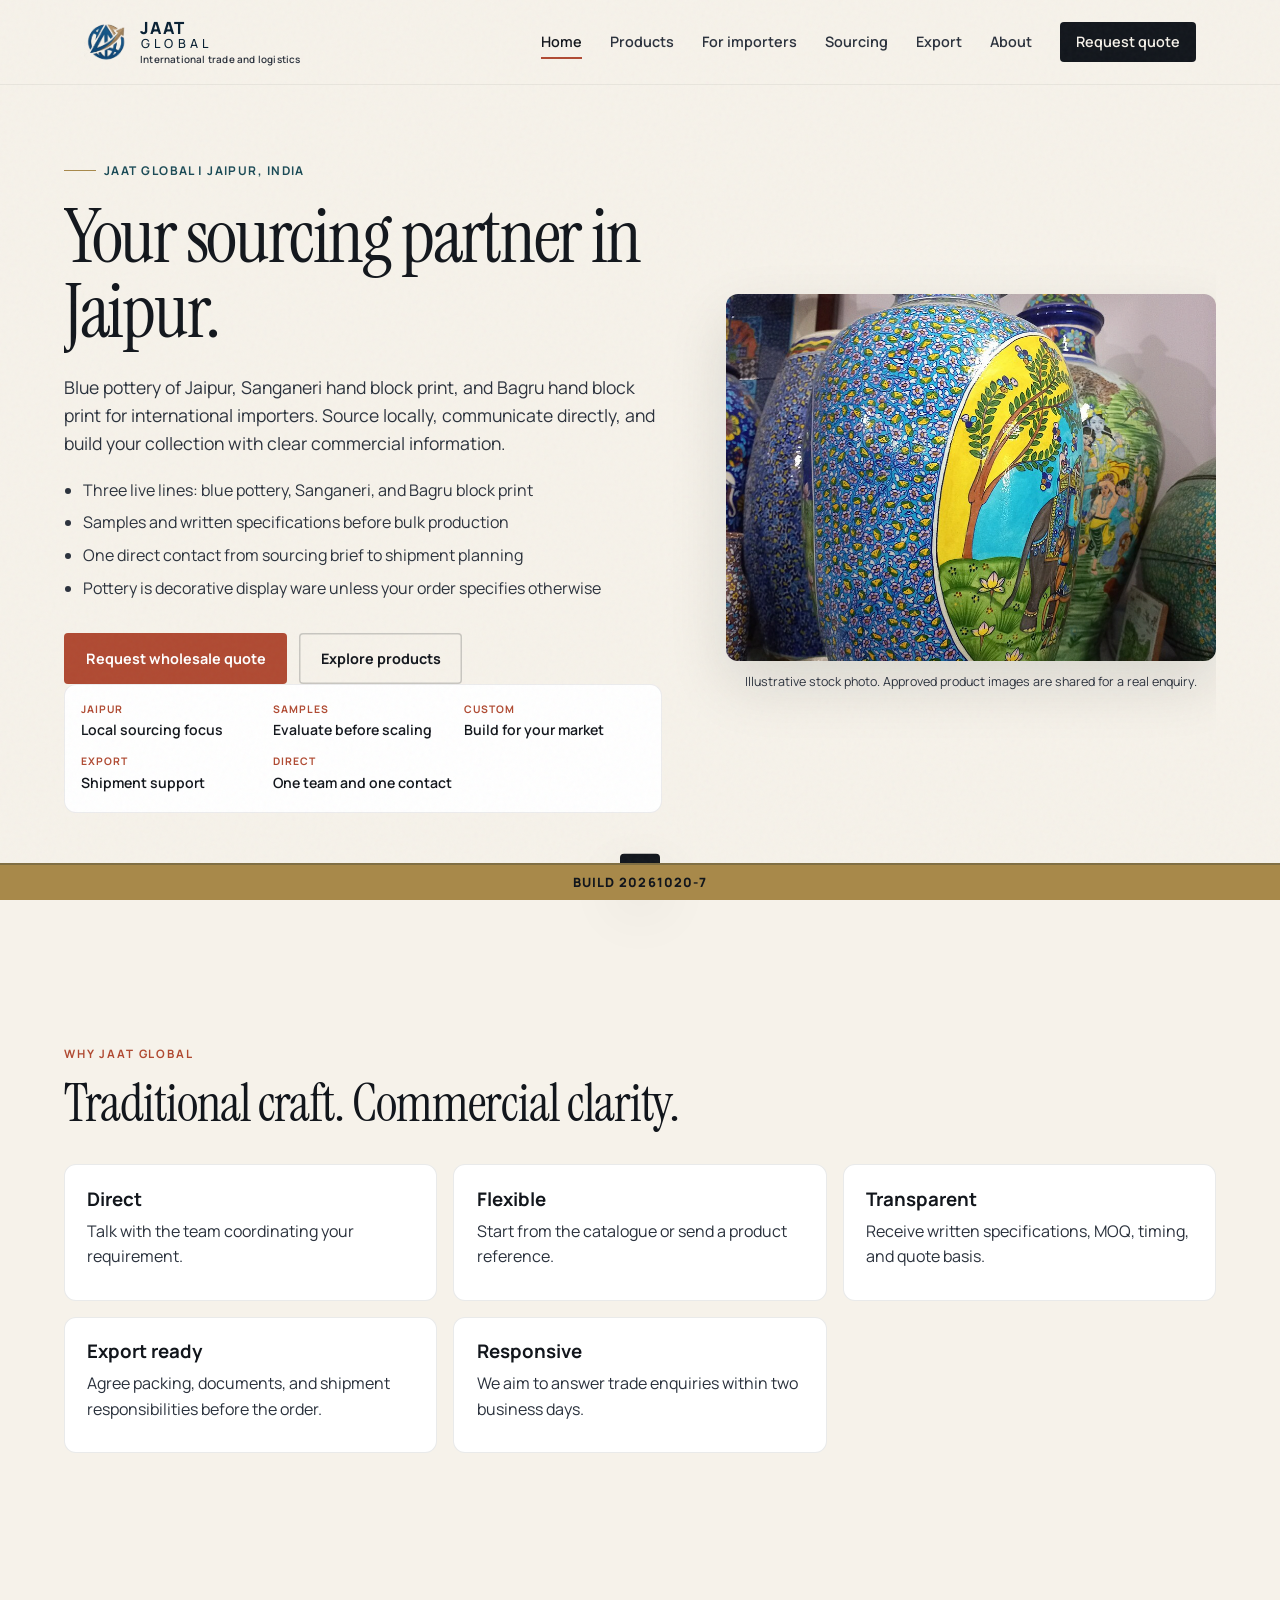
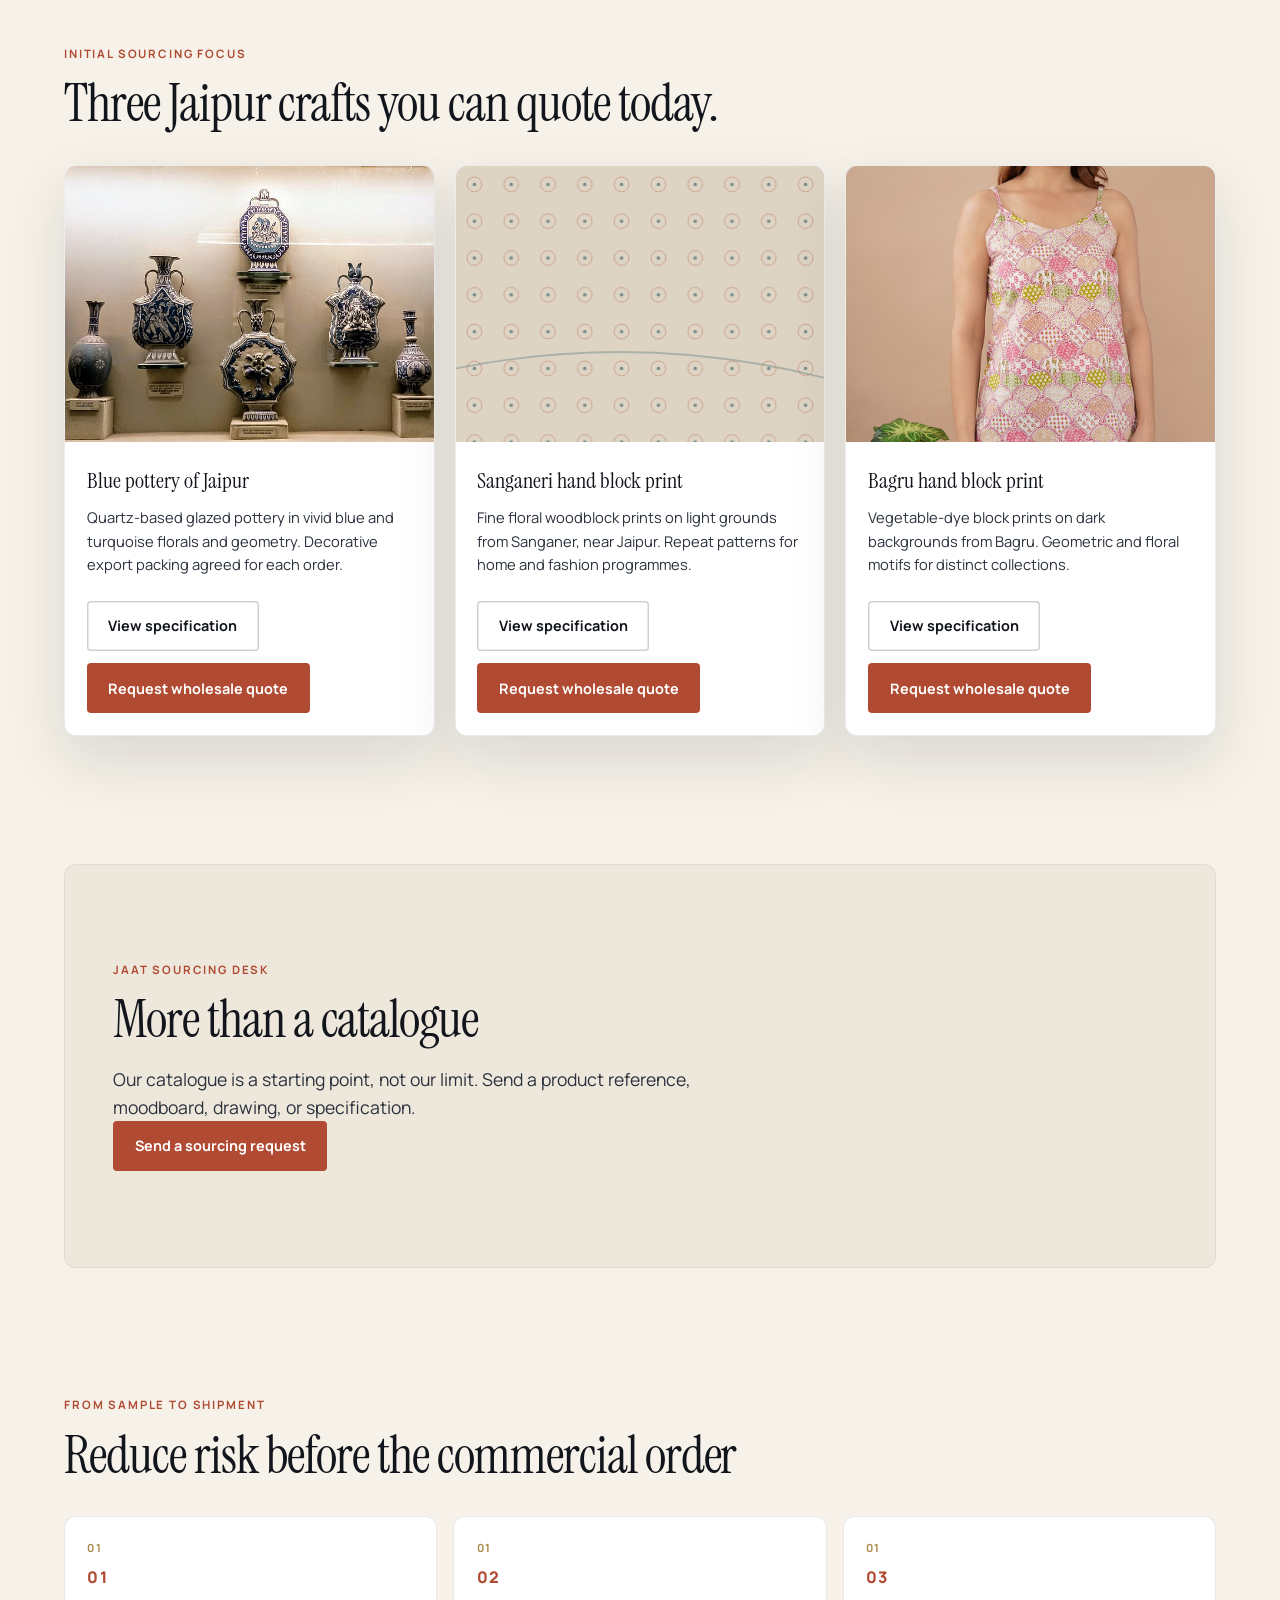
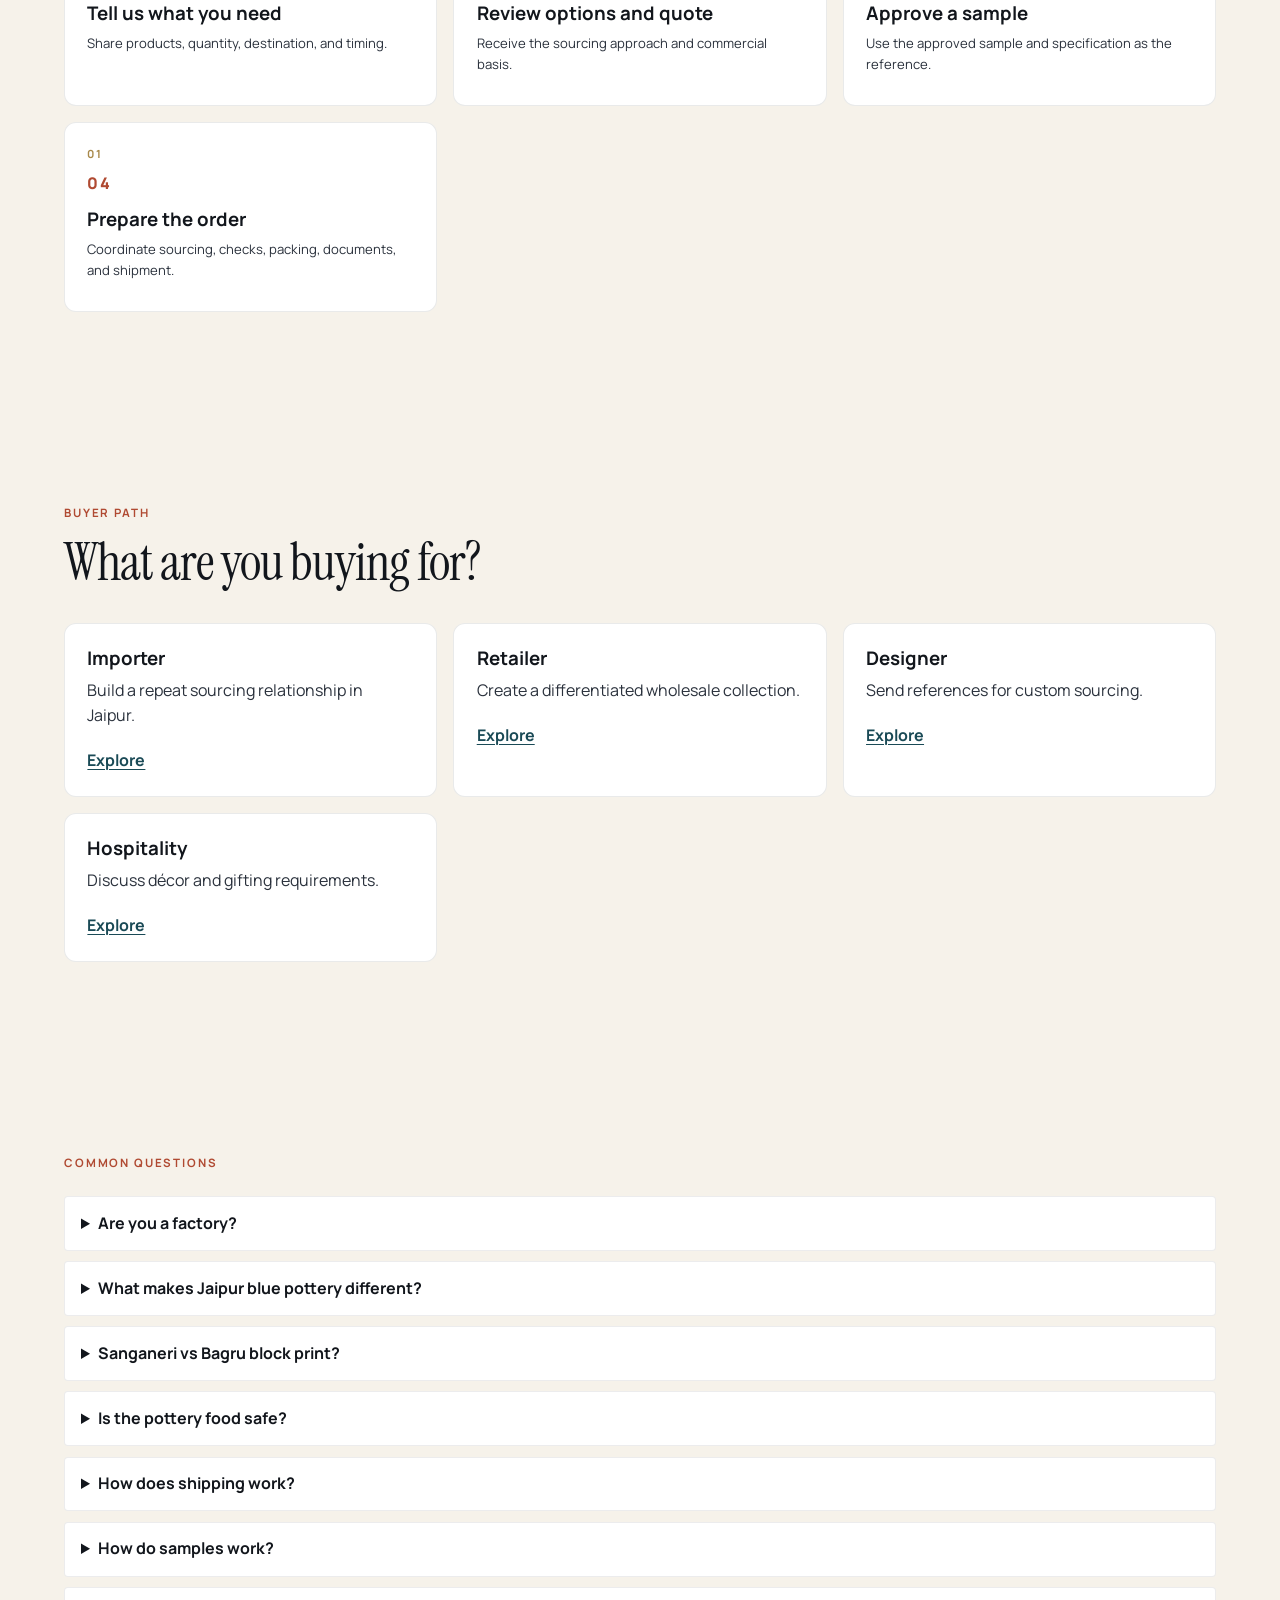
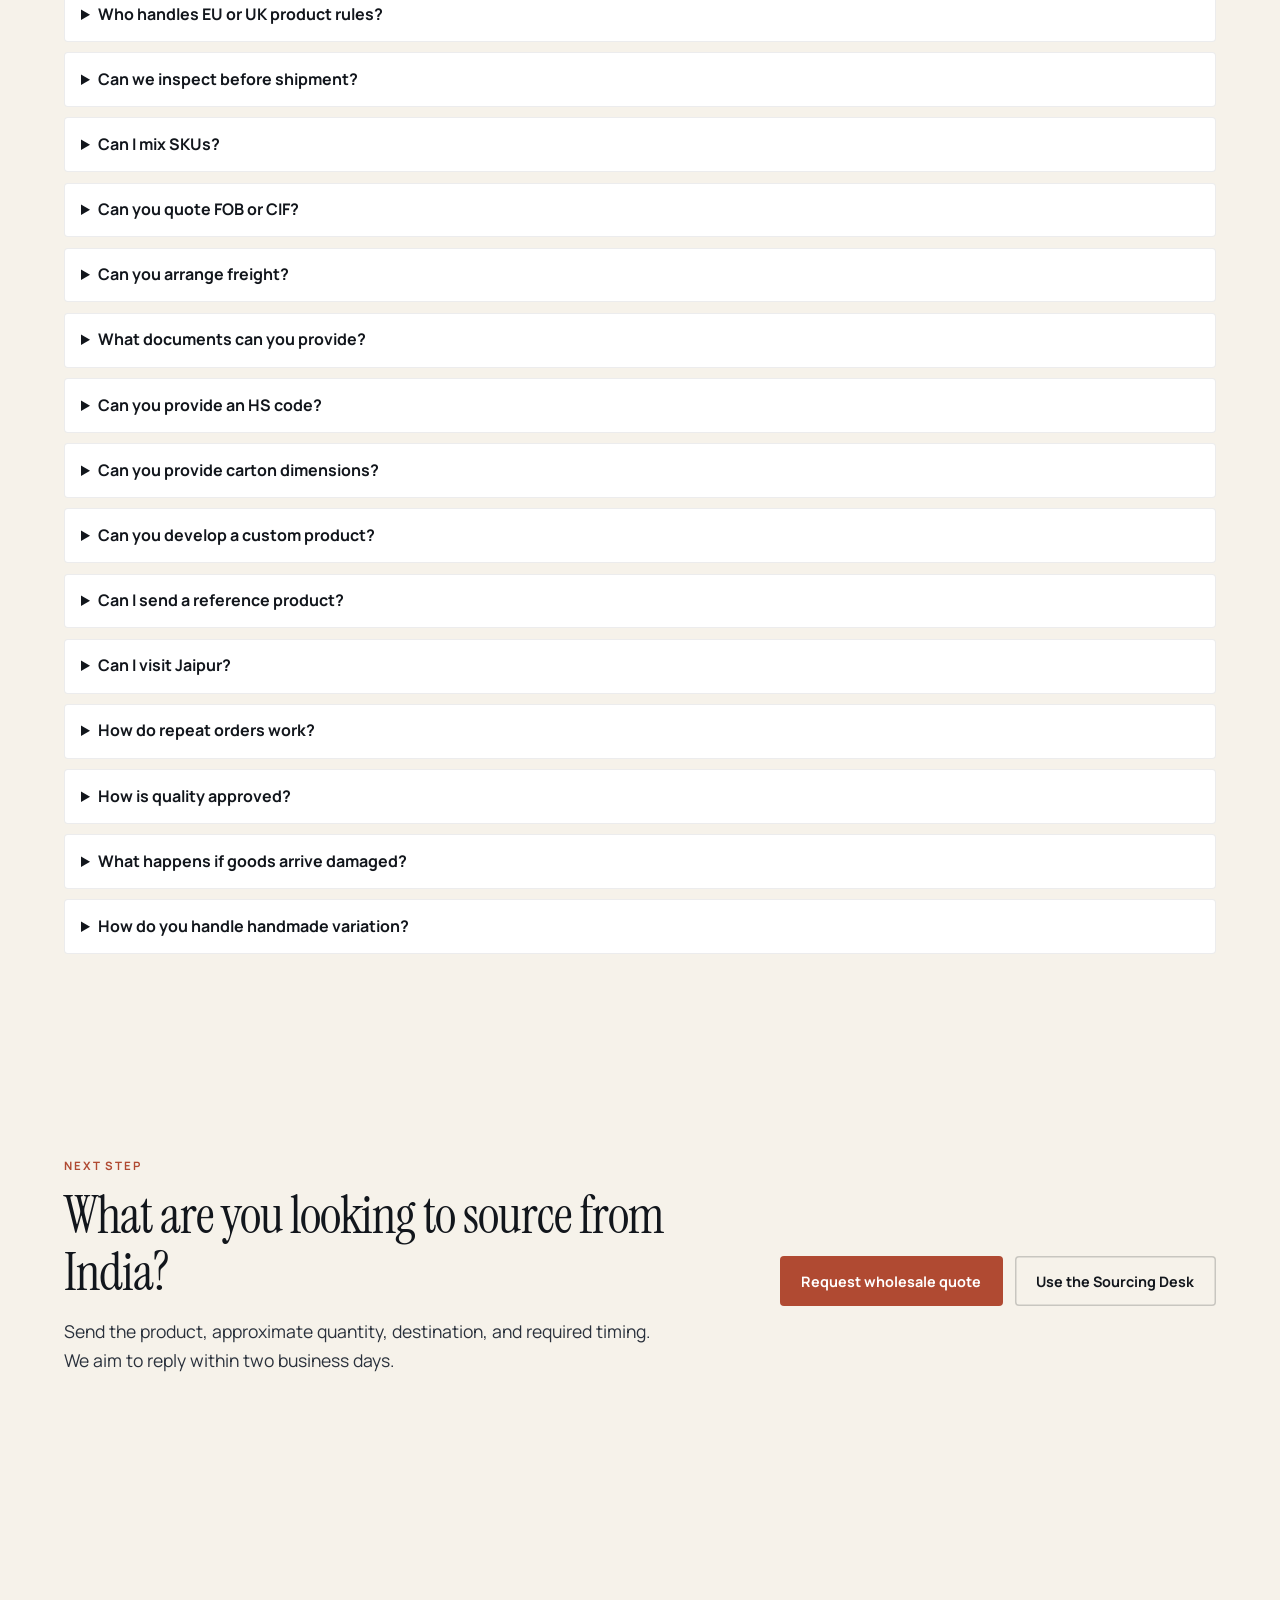
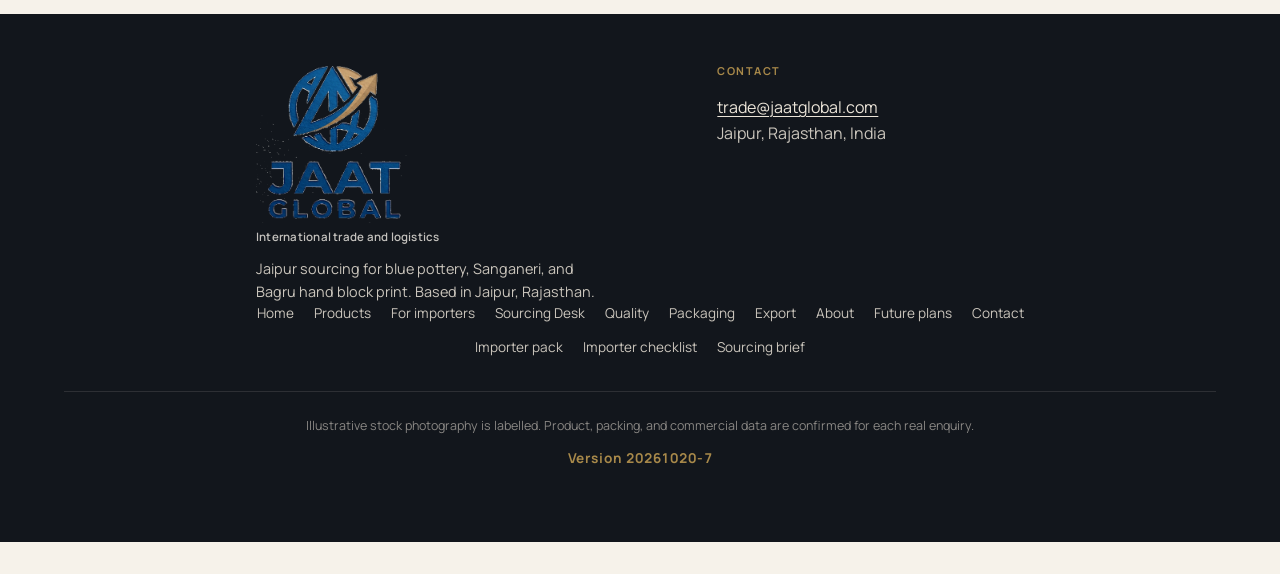
<file: index.html>
<!DOCTYPE html>
<html lang="en">
  <head>
    <meta charset="UTF-8" />
    <script>
      (function () {
        var p = location.pathname;
        if (/\.html$/i.test(p)) p = p.slice(0, p.lastIndexOf("/") + 1);
        else if (!p.endsWith("/")) p += "/";
        var root = p;
        var b = document.createElement("base");
        b.href = root;
        document.head.appendChild(b);
        window.__JAAT_SITE_ROOT = location.origin + (root.startsWith("/") ? root : "/" + root);
      })();
    </script>
    <meta
      name="viewport"
      content="width=device-width, initial-scale=1, viewport-fit=cover"
    />
    <meta name="theme-color" content="#082033" />
    <meta name="color-scheme" content="light" />
    <meta name="mobile-web-app-capable" content="yes" />
    <meta
      name="description"
      content="Jaat Global — Jaipur export company for blue pottery, Sanganeri hand block print, and Bagru textiles. Wholesale sourcing for EU, UK, and UAE importers. FOB Mundra."
    />
    <meta name="robots" content="index, follow, max-image-preview:large" />
    <link rel="canonical" href="https://gauraviiitg.github.io/Code_overflow/" />
    <meta property="og:title" content="Jaat Global | Jaipur sourcing partner" />
    <meta
      property="og:description"
      content="Blue pottery of Jaipur, Sanganeri and Bagru hand block print for international importers. Request a wholesale quote."
    />
    <meta property="og:type" content="website" />
    <meta property="og:url" content="https://gauraviiitg.github.io/Code_overflow/" />
    <meta property="og:site_name" content="Jaat Global" />
    <meta
      property="og:image"
      content="https://gauraviiitg.github.io/Code_overflow/assets/stock/blue-pottery.jpg"
    />
    <meta property="og:image:alt" content="Jaipur blue pottery vase, illustrative stock photo" />
    <meta name="twitter:card" content="summary_large_image" />
    <meta name="twitter:title" content="Jaat Global | Jaipur sourcing partner" />
    <meta
      name="twitter:description"
      content="Blue pottery of Jaipur, Sanganeri and Bagru hand block print for international importers."
    />
    <meta
      name="twitter:image"
      content="https://gauraviiitg.github.io/Code_overflow/assets/stock/blue-pottery.jpg"
    />
    <script type="application/ld+json">
      {
        "@context": "https://schema.org",
        "@graph": [
          {
            "@type": "Organization",
            "name": "Jaat Global",
            "url": "https://gauraviiitg.github.io/Code_overflow/",
            "email": "trade@jaatglobal.com",
            "description": "Jaipur export company sourcing blue pottery, Sanganeri hand block print, and Bagru hand block print for international importers.",
            "address": {
              "@type": "PostalAddress",
              "addressLocality": "Jaipur",
              "addressRegion": "Rajasthan",
              "postalCode": "302001",
              "addressCountry": "IN"
            }
          },
          {
            "@type": "WebSite",
            "name": "Jaat Global",
            "url": "https://gauraviiitg.github.io/Code_overflow/",
            "inLanguage": "en"
          }
        ]
      }
    </script>
    <meta name="jaat-site-version" content="20261020-7" />
    <meta http-equiv="Cache-Control" content="no-cache, no-store, must-revalidate" />
    <meta http-equiv="Pragma" content="no-cache" />
    <meta http-equiv="Expires" content="0" />
    <title>Jaat Global | Jaipur sourcing partner</title>
    <link rel="icon" href="assets/favicon-32.png" type="image/png" sizes="32x32" />
    <link rel="manifest" href="manifest.webmanifest" />
    <link rel="apple-touch-icon" href="assets/logo-mark-512.png" />
    <link rel="preconnect" href="https://fonts.googleapis.com" />
    <link rel="preconnect" href="https://fonts.gstatic.com" crossorigin />
    <link
      href="https://fonts.googleapis.com/css2?family=Instrument+Serif:ital@0;1&family=Manrope:wght@400;500;600;700;800&display=swap"
      rel="stylesheet"
    />
    <link rel="stylesheet" href="css/main.css?v=20261020-7" />
  </head>
  <body>
    <a class="skip-link" href="#main">Skip to content</a>

    <div class="grain" aria-hidden="true"></div>

    <header class="site-header" data-header>
      <div class="header-inner">
        <a class="logo" href="#/" data-nav="/" aria-label="Jaat Global, International trade and logistics">
          <img
            class="logo-symbol"
            src="assets/logo-mark.png"
            width="44"
            height="44"
            alt=""
            decoding="async"
            data-static-asset="assets/logo-mark.png"
          />
          <span class="logo-brand">
            <span class="logo-name-stack" aria-hidden="true">
              <span class="logo-jaat">Jaat</span>
              <span class="logo-global">Global</span>
            </span>
            <span class="logo-tag">International trade and logistics</span>
          </span>
        </a>

        <button
          class="nav-toggle"
          type="button"
          aria-expanded="false"
          aria-controls="site-nav"
          data-nav-toggle
        >
          <span class="sr-only">Menu</span>
          <span class="nav-toggle-bar"></span>
          <span class="nav-toggle-bar"></span>
        </button>

        <nav class="site-nav" id="site-nav" data-nav-panel>
          <a href="#/" data-nav="/">Home</a>
          <a href="#/products" data-nav="/products">Products</a>
          <a href="#/importers" data-nav="/importers">For importers</a>
          <a href="#/sourcing" data-nav="/sourcing">Sourcing</a>
          <a href="#/export" data-nav="/export">Export</a>
          <a href="#/about" data-nav="/about">About</a>
          <a href="#/contact" data-nav="/contact" class="nav-cta">Request quote <span class="rfq-count" data-rfq-count hidden>0</span></a>
        </nav>
      </div>
    </header>

    <noscript>
      <div class="wrap" style="padding: 1.5rem; max-width: 42rem">
        <h1>Jaat Global — Jaipur export sourcing</h1>
        <p>
          We source blue pottery of Jaipur, Sanganeri hand block print, and Bagru hand block print for
          international importers and retailers. Contact
          <a href="mailto:trade@jaatglobal.com">trade@jaatglobal.com</a>.
        </p>
        <p>
          Enable JavaScript for the full site, or use our
          <a href="downloads/importer-brief.html">importer brief (PDF-ready page)</a>.
        </p>
      </div>
    </noscript>

    <main id="main" class="site-main" data-outlet></main>

    <footer class="site-footer">
      <div class="footer-grid footer-grid--compact">
        <div class="footer-brand">
          <img
            class="footer-lockup"
            src="assets/logo-lockup.png"
            width="156"
            height="161"
            alt="Jaat Global"
            loading="lazy"
            decoding="async"
            data-static-asset="assets/logo-lockup.png"
          />
          <p class="footer-tagline">International trade and logistics</p>
          <p class="footer-copy">
            Jaipur sourcing for blue pottery, Sanganeri, and Bagru hand block print. Based in Jaipur, Rajasthan.
          </p>
        </div>
        <div>
          <p class="footer-label">Contact</p>
          <p>
            <a href="mailto:trade@jaatglobal.com">trade@jaatglobal.com</a><br />
            Jaipur, Rajasthan, India
          </p>
        </div>
      </div>
      <nav class="footer-nav" aria-label="Site">
        <a href="#/">Home</a>
        <a href="#/products">Products</a>
        <a href="#/importers">For importers</a>
        <a href="#/sourcing">Sourcing Desk</a>
        <a href="#/quality">Quality</a>
        <a href="#/packaging">Packaging</a>
        <a href="#/export">Export</a>
        <a href="#/about">About</a>
        <a href="#/future">Future plans</a>
        <a href="#/contact">Contact</a>
        <a href="downloads/importer-brief.html">Importer pack</a>
        <a href="downloads/importer-checklist.html">Importer checklist</a>
        <a href="downloads/sourcing-brief.html">Sourcing brief</a>
      </nav>
      <p class="footer-meta">Illustrative stock photography is labelled. Product, packing, and commercial data are confirmed for each real enquiry.</p>
      <p class="footer-version">Version 20261020-7</p>
    </footer>

    <div class="site-build-bar" id="jaat-site-version" aria-live="polite">Build 20261020-7</div>

    <div class="toast" data-toast role="status" aria-live="polite"></div>

    <script>
      (function () {
        var root = window.__JAAT_SITE_ROOT;
        if (!root) return;
        document.querySelectorAll("[data-static-asset]").forEach(function (img) {
          var rel = img.getAttribute("data-static-asset");
          if (rel) img.src = root + rel.replace(/^\//, "");
        });
      })();
    </script>
    <script>
      (function () {
        var meta = document.querySelector('meta[name="jaat-site-version"]');
        var version = (meta && meta.getAttribute("content")) || "20261020-7";
        window.__JAAT_SITE_VERSION = version;
        var bar = document.getElementById("jaat-site-version");
        if (bar) bar.textContent = "Build " + version;
        document.querySelectorAll(".footer-version").forEach(function (el) {
          el.textContent = "Version " + version;
        });
      })();
    </script>
    <script type="module">
      const showBootError = (detail) => {
        const main = document.querySelector("[data-outlet]");
        if (!main || main.dataset.bootFailed) return;
        main.dataset.bootFailed = "1";
        main.innerHTML = `<section class="wrap page-hero"><h1 class="section-title">Site script did not load</h1><p class="section-lead">Try a hard refresh (Ctrl+Shift+R). If you opened this file from disk, run a local server from the Code_overflow folder instead of double-clicking index.html.</p><p class="form-note">${detail || ""} Build ${window.__JAAT_SITE_VERSION || "?"}.</p></section>`;
      };
      try {
        await import("./js/app.js?v=20261020-7");
      } catch (error) {
        showBootError(error && error.message ? error.message : "Module import failed.");
      }
    </script>
  </body>
</html>
</file>
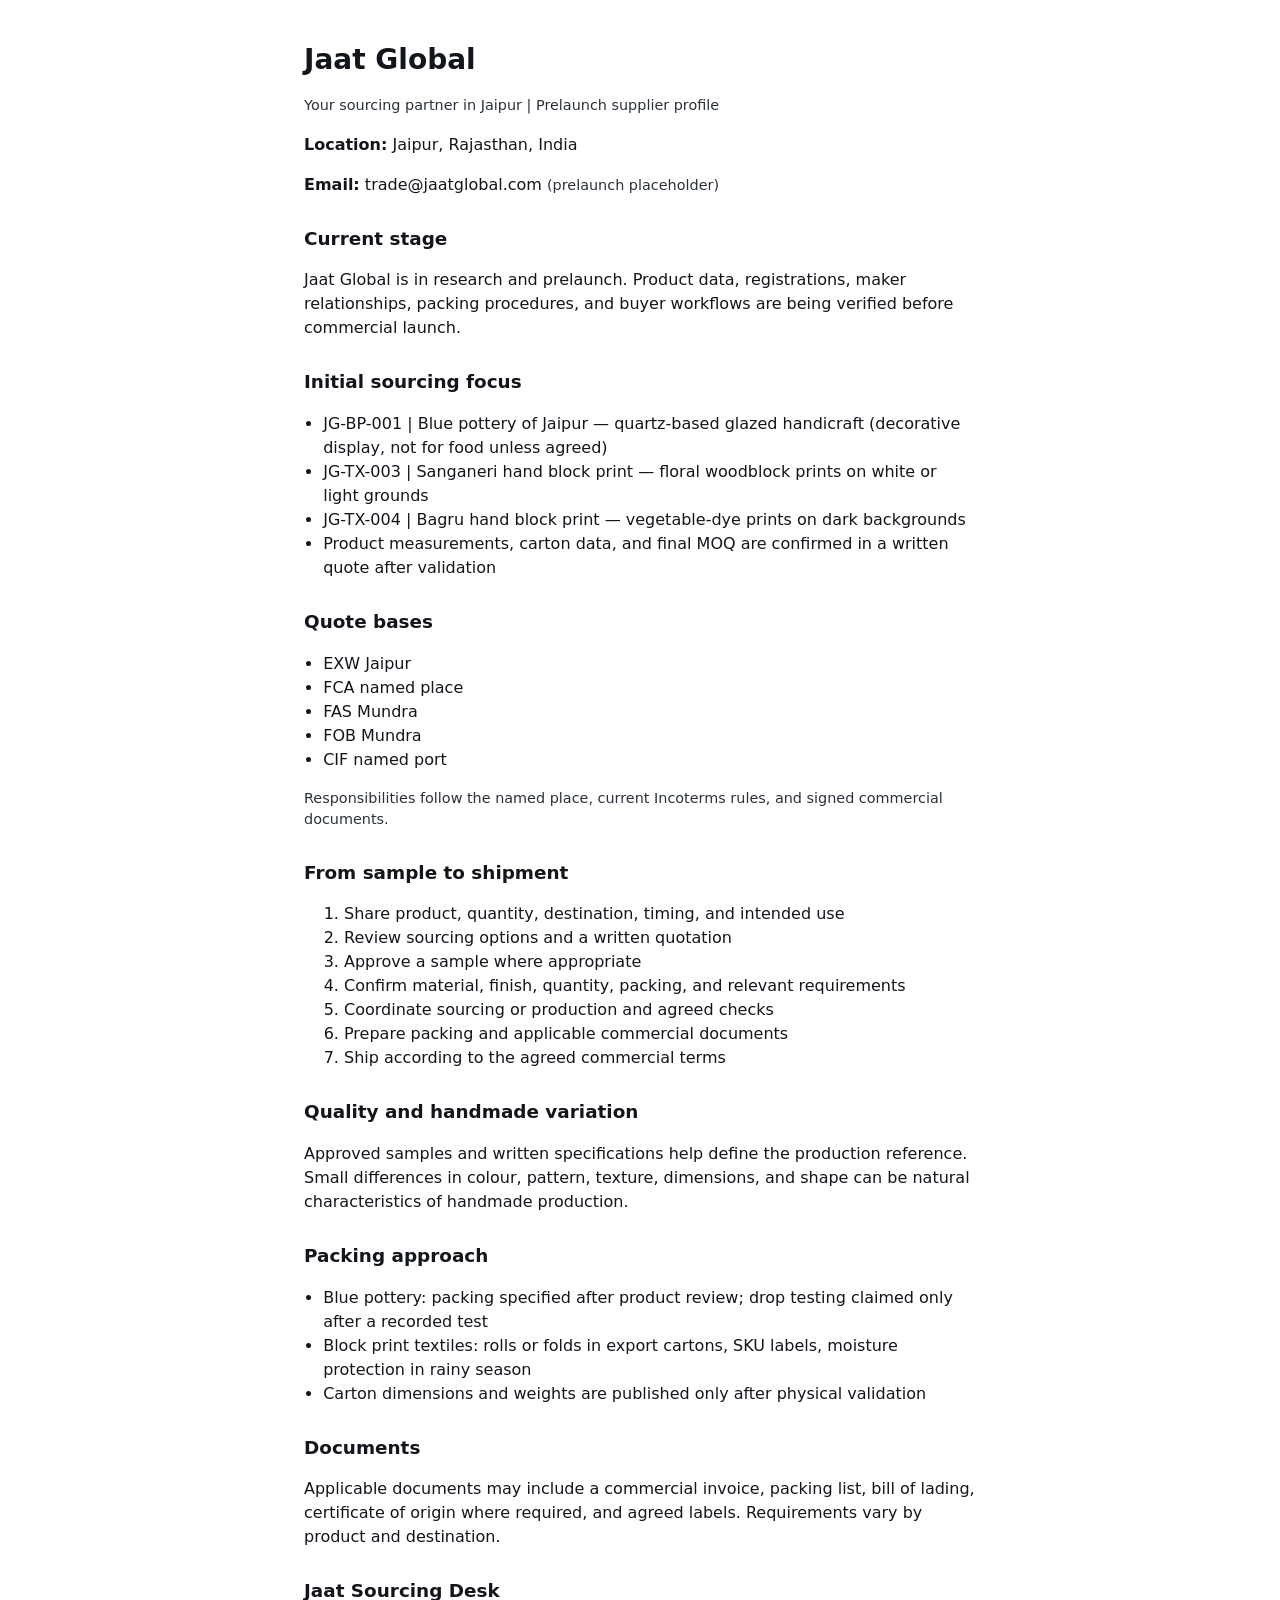
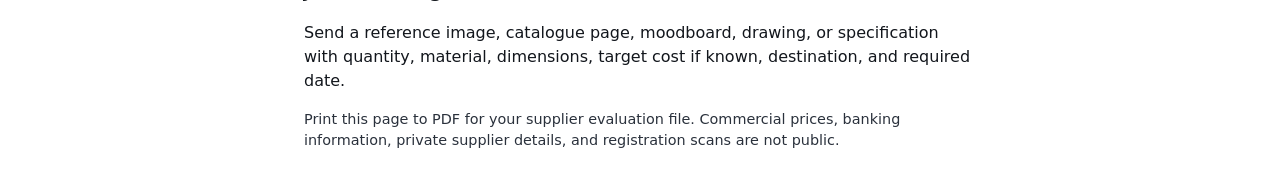
<file: downloads/importer-brief.html>
<!DOCTYPE html>
<html lang="en">
  <head>
    <meta charset="UTF-8" />
    <meta
      name="viewport"
      content="width=device-width, initial-scale=1, viewport-fit=cover"
    />
    <title>Jaat Global importer onboarding pack</title>
    <style>
      body {
        font-family: system-ui, sans-serif;
        line-height: 1.5;
        max-width: 42rem;
        margin: 0 auto;
        padding: max(1.25rem, env(safe-area-inset-top))
          max(1.25rem, env(safe-area-inset-right))
          max(1.25rem, env(safe-area-inset-bottom))
          max(1.25rem, env(safe-area-inset-left));
        color: #12161c;
        overflow-x: hidden;
        -webkit-text-size-adjust: 100%;
        text-size-adjust: 100%;
      }
      h1 {
        font-size: 1.75rem;
        margin-bottom: 0.25rem;
      }
      h2 {
        font-size: 1.15rem;
        margin-top: 1.75rem;
      }
      .meta {
        color: #2a313c;
        font-size: 0.9rem;
      }
      ul {
        padding-left: 1.2rem;
      }
      @media print {
        body {
          margin: 0.75in;
        }
      }
    </style>
  </head>
  <body>
    <h1>Jaat Global</h1>
    <p class="meta">Your sourcing partner in Jaipur | Prelaunch supplier profile</p>
    <p><strong>Location:</strong> Jaipur, Rajasthan, India</p>
    <p><strong>Email:</strong> trade@jaatglobal.com <span class="meta">(prelaunch placeholder)</span></p>

    <h2>Current stage</h2>
    <p>Jaat Global is in research and prelaunch. Product data, registrations, maker relationships, packing procedures, and buyer workflows are being verified before commercial launch.</p>

    <h2>Initial sourcing focus</h2>
    <ul>
      <li>JG-BP-001 | Blue pottery of Jaipur — quartz-based glazed handicraft (decorative display, not for food unless agreed)</li>
      <li>JG-TX-003 | Sanganeri hand block print — floral woodblock prints on white or light grounds</li>
      <li>JG-TX-004 | Bagru hand block print — vegetable-dye prints on dark backgrounds</li>
      <li>Product measurements, carton data, and final MOQ are confirmed in a written quote after validation</li>
    </ul>

    <h2>Quote bases</h2>
    <ul>
      <li>EXW Jaipur</li>
      <li>FCA named place</li>
      <li>FAS Mundra</li>
      <li>FOB Mundra</li>
      <li>CIF named port</li>
    </ul>
    <p class="meta">Responsibilities follow the named place, current Incoterms rules, and signed commercial documents.</p>

    <h2>From sample to shipment</h2>
    <ol>
      <li>Share product, quantity, destination, timing, and intended use</li>
      <li>Review sourcing options and a written quotation</li>
      <li>Approve a sample where appropriate</li>
      <li>Confirm material, finish, quantity, packing, and relevant requirements</li>
      <li>Coordinate sourcing or production and agreed checks</li>
      <li>Prepare packing and applicable commercial documents</li>
      <li>Ship according to the agreed commercial terms</li>
    </ol>

    <h2>Quality and handmade variation</h2>
    <p>Approved samples and written specifications help define the production reference. Small differences in colour, pattern, texture, dimensions, and shape can be natural characteristics of handmade production.</p>

    <h2>Packing approach</h2>
    <ul>
      <li>Blue pottery: packing specified after product review; drop testing claimed only after a recorded test</li>
      <li>Block print textiles: rolls or folds in export cartons, SKU labels, moisture protection in rainy season</li>
      <li>Carton dimensions and weights are published only after physical validation</li>
    </ul>

    <h2>Documents</h2>
    <p>Applicable documents may include a commercial invoice, packing list, bill of lading, certificate of origin where required, and agreed labels. Requirements vary by product and destination.</p>

    <h2>Jaat Sourcing Desk</h2>
    <p>Send a reference image, catalogue page, moodboard, drawing, or specification with quantity, material, dimensions, target cost if known, destination, and required date.</p>

    <p class="meta">Print this page to PDF for your supplier evaluation file. Commercial prices, banking information, private supplier details, and registration scans are not public.</p>
  </body>
</html>
</file>
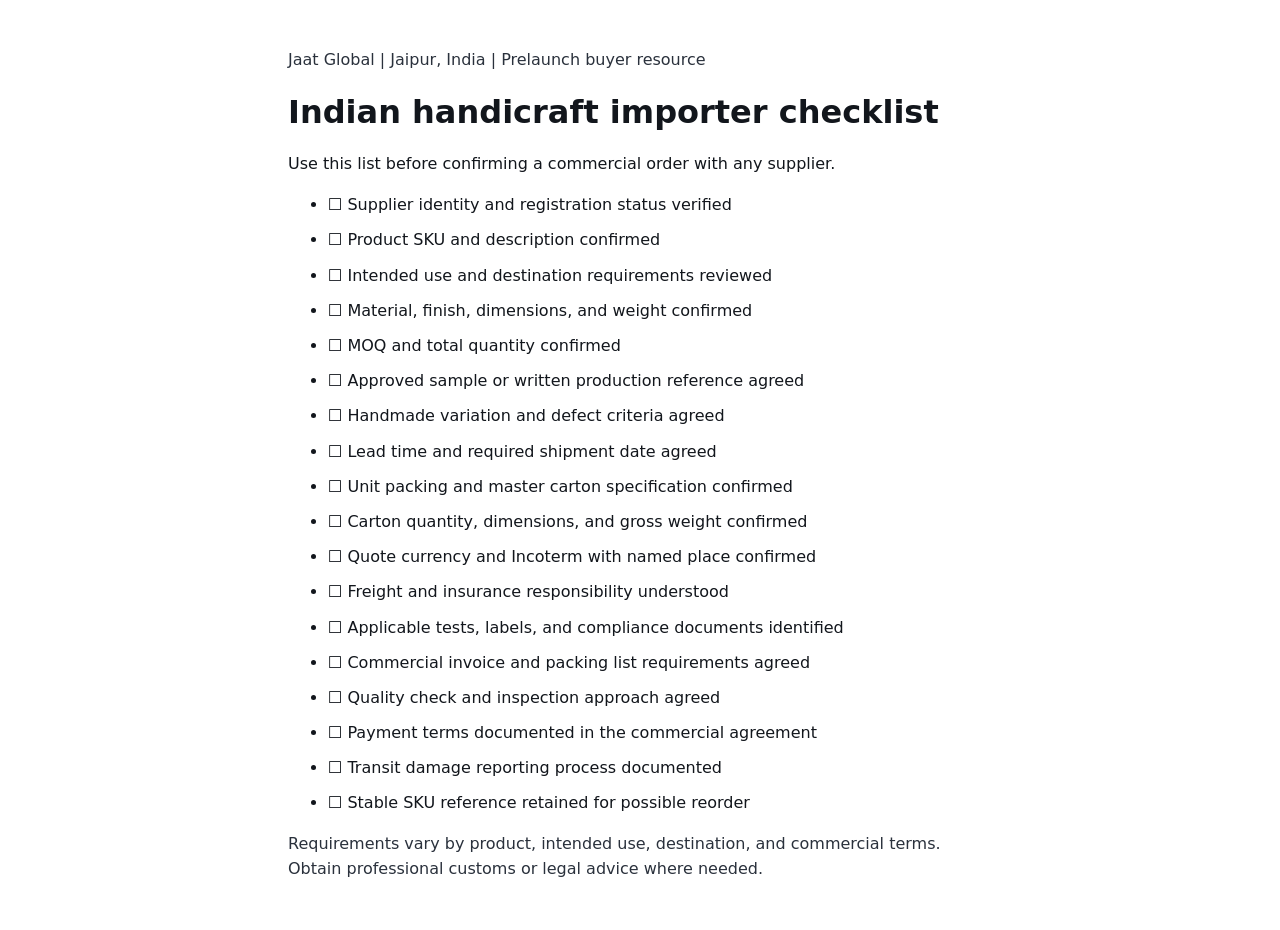
<file: downloads/importer-checklist.html>
<!DOCTYPE html>
<html lang="en">
  <head>
    <meta charset="UTF-8" />
    <meta name="viewport" content="width=device-width, initial-scale=1" />
    <title>Indian handicraft importer checklist | Jaat Global</title>
    <style>
      body { max-width: 44rem; margin: 0 auto; padding: 2rem; color: #12161c; font: 16px/1.55 system-ui, sans-serif; }
      h1 { line-height: 1.15; }
      li { margin: 0.65rem 0; }
      .note { color: #2a313c; }
      @media print { body { margin: 0.6in; padding: 0; } }
    </style>
  </head>
  <body>
    <p class="note">Jaat Global | Jaipur, India | Prelaunch buyer resource</p>
    <h1>Indian handicraft importer checklist</h1>
    <p>Use this list before confirming a commercial order with any supplier.</p>
    <ul>
      <li>☐ Supplier identity and registration status verified</li>
      <li>☐ Product SKU and description confirmed</li>
      <li>☐ Intended use and destination requirements reviewed</li>
      <li>☐ Material, finish, dimensions, and weight confirmed</li>
      <li>☐ MOQ and total quantity confirmed</li>
      <li>☐ Approved sample or written production reference agreed</li>
      <li>☐ Handmade variation and defect criteria agreed</li>
      <li>☐ Lead time and required shipment date agreed</li>
      <li>☐ Unit packing and master carton specification confirmed</li>
      <li>☐ Carton quantity, dimensions, and gross weight confirmed</li>
      <li>☐ Quote currency and Incoterm with named place confirmed</li>
      <li>☐ Freight and insurance responsibility understood</li>
      <li>☐ Applicable tests, labels, and compliance documents identified</li>
      <li>☐ Commercial invoice and packing list requirements agreed</li>
      <li>☐ Quality check and inspection approach agreed</li>
      <li>☐ Payment terms documented in the commercial agreement</li>
      <li>☐ Transit damage reporting process documented</li>
      <li>☐ Stable SKU reference retained for possible reorder</li>
    </ul>
    <p class="note">Requirements vary by product, intended use, destination, and commercial terms. Obtain professional customs or legal advice where needed.</p>
  </body>
</html>
</file>
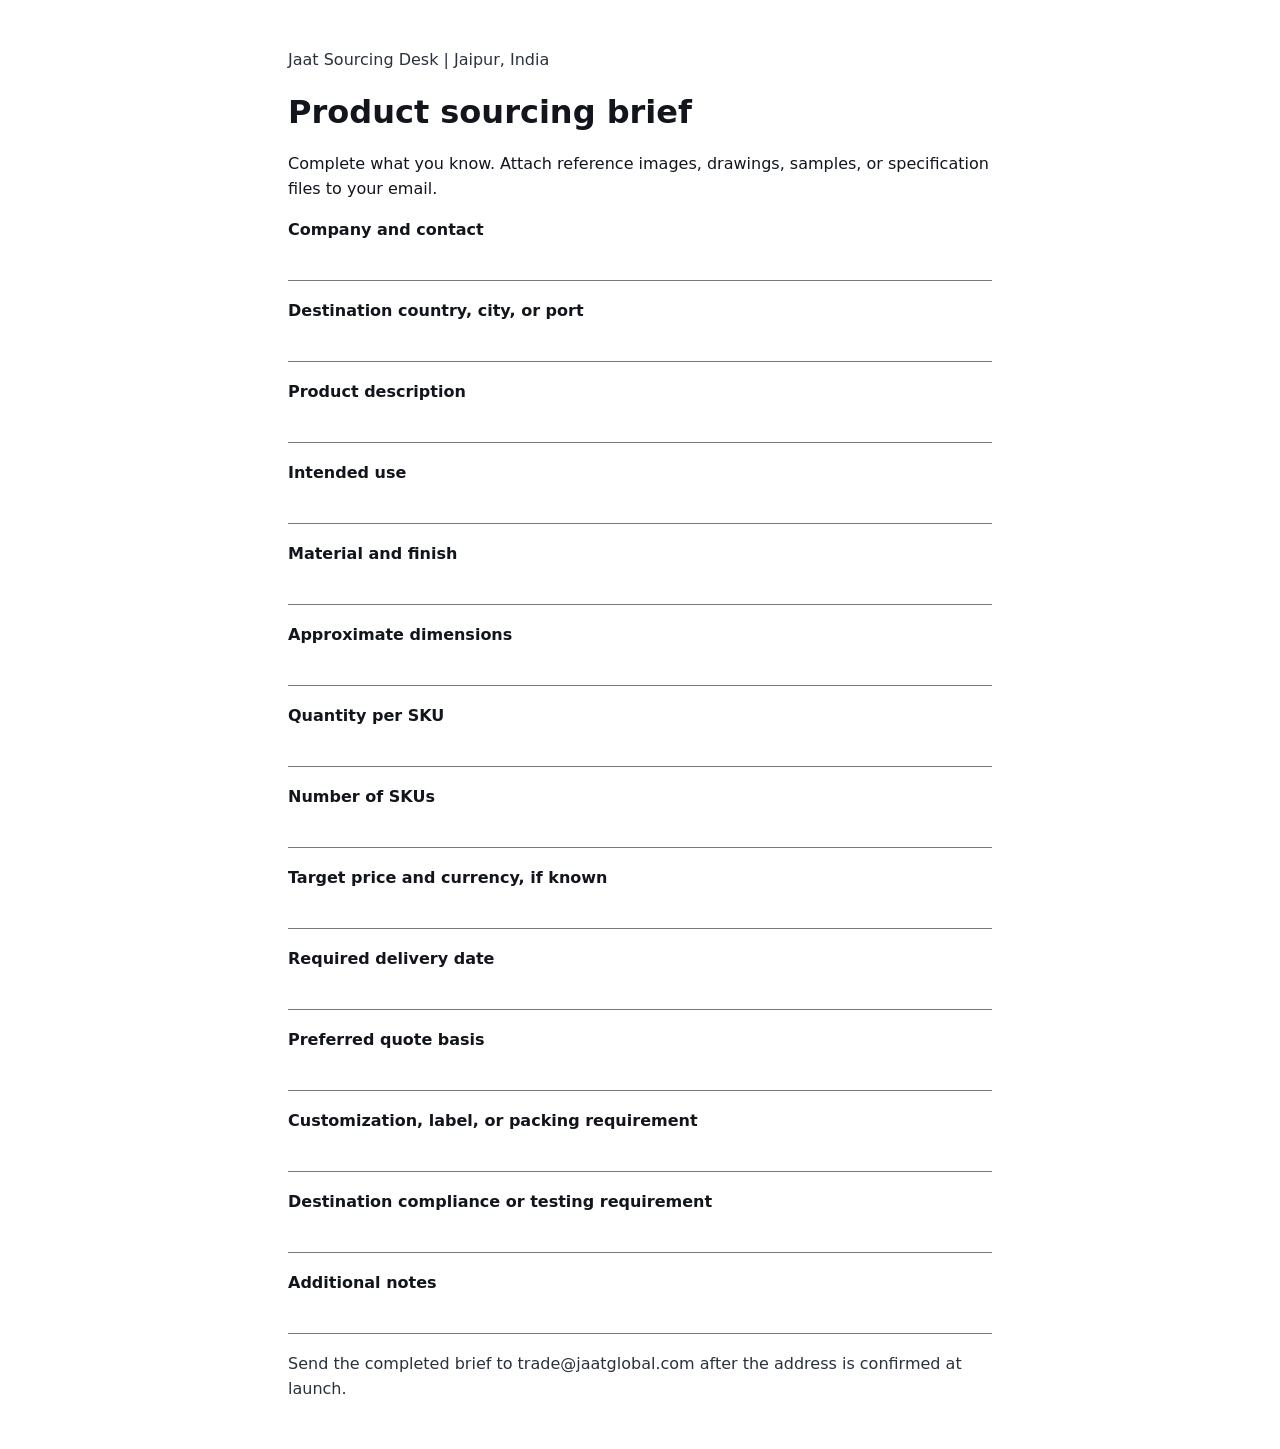
<file: downloads/sourcing-brief.html>
<!DOCTYPE html>
<html lang="en">
  <head>
    <meta charset="UTF-8" />
    <meta name="viewport" content="width=device-width, initial-scale=1" />
    <title>Sourcing brief | Jaat Global</title>
    <style>
      body { max-width: 44rem; margin: 0 auto; padding: 2rem; color: #12161c; font: 16px/1.55 system-ui, sans-serif; }
      h1 { line-height: 1.15; }
      .field { min-height: 2rem; border-bottom: 1px solid #777; margin: 0.35rem 0 1.1rem; }
      .note { color: #2a313c; }
      @media print { body { margin: 0.6in; padding: 0; } }
    </style>
  </head>
  <body>
    <p class="note">Jaat Sourcing Desk | Jaipur, India</p>
    <h1>Product sourcing brief</h1>
    <p>Complete what you know. Attach reference images, drawings, samples, or specification files to your email.</p>
    <strong>Company and contact</strong><div class="field"></div>
    <strong>Destination country, city, or port</strong><div class="field"></div>
    <strong>Product description</strong><div class="field"></div>
    <strong>Intended use</strong><div class="field"></div>
    <strong>Material and finish</strong><div class="field"></div>
    <strong>Approximate dimensions</strong><div class="field"></div>
    <strong>Quantity per SKU</strong><div class="field"></div>
    <strong>Number of SKUs</strong><div class="field"></div>
    <strong>Target price and currency, if known</strong><div class="field"></div>
    <strong>Required delivery date</strong><div class="field"></div>
    <strong>Preferred quote basis</strong><div class="field"></div>
    <strong>Customization, label, or packing requirement</strong><div class="field"></div>
    <strong>Destination compliance or testing requirement</strong><div class="field"></div>
    <strong>Additional notes</strong><div class="field"></div>
    <p class="note">Send the completed brief to trade@jaatglobal.com after the address is confirmed at launch.</p>
  </body>
</html>
</file>
<file: css/main.css>
/* Jaat Global export house visual system */

:root {
  --ink: #12161c;
  --ink-soft: #2a313c;
  --sand: #ebe4d8;
  --sand-deep: #ddd4c4;
  --cream: #f6f2ea;
  --terracotta: #b04a32;
  --terracotta-bright: #c85a3f;
  --peacock: #1a4a56;
  --peacock-light: #2a6574;
  --gold: #a8894a;
  --brand-navy: #082033;
  --brand-orange: #f58220;
  --brand-teal: #1e5d6d;
  --white: #ffffff;
  --radius: 4px;
  --radius-lg: 12px;
  --shadow: 0 24px 60px rgba(18, 22, 28, 0.12);
  --font-serif: "Instrument Serif", Georgia, serif;
  --font-sans: "Manrope", system-ui, sans-serif;
  --header-h: 5.25rem;
  --ease-out: cubic-bezier(0.22, 1, 0.36, 1);
}

*,
*::before,
*::after {
  box-sizing: border-box;
}

html {
  scroll-behavior: smooth;
}

body {
  margin: 0;
  font-family: var(--font-sans);
  font-size: 1rem;
  line-height: 1.6;
  color: var(--ink);
  background: var(--cream);
  min-height: 100vh;
  min-height: 100dvh;
  overflow-x: hidden;
  -webkit-text-size-adjust: 100%;
  text-size-adjust: 100%;
  padding-left: env(safe-area-inset-left);
  padding-right: env(safe-area-inset-right);
  padding-bottom: calc(2rem + env(safe-area-inset-bottom));
}

body.nav-open {
  overflow: hidden;
}

img {
  max-width: 100%;
  display: block;
}

a {
  color: var(--peacock);
  text-decoration-thickness: 1px;
  text-underline-offset: 3px;
}

a:hover {
  color: var(--terracotta);
}

.sr-only {
  position: absolute;
  width: 1px;
  height: 1px;
  padding: 0;
  margin: -1px;
  overflow: hidden;
  clip: rect(0, 0, 0, 0);
  white-space: nowrap;
  border: 0;
}

.skip-link {
  position: absolute;
  left: -999px;
  top: 0;
  background: var(--ink);
  color: var(--cream);
  padding: 0.75rem 1rem;
  z-index: 100;
}

.skip-link:focus {
  left: 1rem;
  top: 1rem;
}

.prelaunch-bar {
  background: linear-gradient(90deg, var(--peacock) 0%, var(--peacock-light) 100%);
  color: var(--cream);
  padding: 0.65rem max(1.25rem, env(safe-area-inset-left)) 0.65rem
    max(1.25rem, env(safe-area-inset-right));
  text-align: center;
  font-size: 0.88rem;
  line-height: 1.45;
  border-bottom: 1px solid rgba(255, 255, 255, 0.12);
}

.prelaunch-bar p {
  margin: 0 auto;
  max-width: 52rem;
}

.prelaunch-bar strong {
  color: var(--gold);
  font-weight: 700;
}

.grain {
  pointer-events: none;
  position: fixed;
  inset: 0;
  opacity: 0.035;
  background-image: url("data:image/svg+xml,%3Csvg viewBox='0 0 256 256' xmlns='http://www.w3.org/2000/svg'%3E%3Cfilter id='n'%3E%3CfeTurbulence type='fractalNoise' baseFrequency='0.85' numOctaves='4' stitchTiles='stitch'/%3E%3C/filter%3E%3Crect width='100%25' height='100%25' filter='url(%23n)'/%3E%3C/svg%3E");
  z-index: 9999;
}

/* Header */

.site-header {
  position: sticky;
  top: 0;
  z-index: 50;
  background: rgba(246, 242, 234, 0.88);
  backdrop-filter: blur(12px);
  -webkit-backdrop-filter: blur(12px);
  border-bottom: 1px solid rgba(18, 22, 28, 0.06);
  padding-top: env(safe-area-inset-top);
}

.header-inner {
  max-width: 72rem;
  margin: 0 auto;
  min-height: var(--header-h);
  padding: 0.5rem max(1.25rem, env(safe-area-inset-left)) 0.5rem
    max(1.25rem, env(safe-area-inset-right));
  display: flex;
  align-items: center;
  justify-content: space-between;
  gap: 1rem;
}

.logo {
  display: flex;
  align-items: center;
  gap: 0.75rem;
  text-decoration: none;
  color: inherit;
  flex-shrink: 1;
  min-width: 0;
}

.logo-symbol {
  height: 2.75rem;
  width: auto;
  max-width: 3.25rem;
  flex-shrink: 0;
  object-fit: contain;
  display: block;
}

.logo-brand {
  display: flex;
  flex-direction: column;
  gap: 0.15rem;
  min-width: 0;
}

.logo-name-stack {
  display: flex;
  flex-direction: column;
  gap: 0.05rem;
  line-height: 1.05;
}

.logo-jaat {
  font-family: var(--font-sans);
  font-weight: 800;
  font-size: 1.05rem;
  letter-spacing: 0.06em;
  text-transform: uppercase;
  color: var(--brand-navy);
}

.logo-global {
  font-family: var(--font-sans);
  font-weight: 500;
  font-size: 0.78rem;
  letter-spacing: 0.34em;
  text-transform: uppercase;
  color: var(--brand-navy);
  margin-left: 0.05rem;
}

.logo-tag {
  font-family: var(--font-sans);
  font-size: 0.62rem;
  text-transform: none;
  letter-spacing: 0.02em;
  color: var(--ink-soft);
  font-weight: 600;
  max-width: 16rem;
  line-height: 1.25;
}

.footer-lockup {
  display: block;
  width: 9.75rem;
  max-width: 100%;
  height: auto;
  margin: 0 0 0.35rem;
  filter: brightness(1.08) contrast(1.02);
}

.logo-jaat--footer {
  color: var(--cream);
  font-size: 1.35rem;
}

.logo-global--footer {
  color: rgba(246, 242, 234, 0.92);
  font-size: 0.95rem;
  letter-spacing: 0.32em;
}

.site-nav {
  display: flex;
  align-items: center;
  gap: 1.75rem;
}

.site-nav a {
  text-decoration: none;
  font-size: 0.9rem;
  font-weight: 600;
  color: var(--ink-soft);
  position: relative;
}

.site-nav a.is-active {
  color: var(--ink);
}

.site-nav a.is-active::after {
  content: "";
  position: absolute;
  left: 0;
  right: 0;
  bottom: -0.35rem;
  height: 2px;
  background: var(--terracotta);
}

.nav-cta {
  padding: 0.55rem 1rem;
  background: var(--ink);
  color: var(--cream) !important;
  border-radius: var(--radius);
  transition: background 0.2s var(--ease-out), transform 0.2s var(--ease-out);
}

.nav-cta:hover {
  background: var(--peacock);
  color: var(--white) !important;
  transform: translateY(-1px);
}

.nav-cta.is-active::after {
  display: none;
}

.nav-toggle {
  display: none;
  border: none;
  background: transparent;
  padding: 0.65rem;
  margin: -0.65rem;
  min-width: 2.75rem;
  min-height: 2.75rem;
  cursor: pointer;
  touch-action: manipulation;
  -webkit-tap-highlight-color: transparent;
  position: relative;
  z-index: 61;
}

.nav-toggle-bar {
  display: block;
  width: 1.35rem;
  height: 2px;
  background: var(--ink);
  margin: 5px 0;
  transition: transform 0.25s var(--ease-out);
}

@media (max-width: 768px) {
  .nav-toggle {
    display: block;
  }

  .site-nav {
    position: fixed;
    inset: var(--header-h) 0 0 0;
    flex-direction: column;
    align-items: stretch;
    padding: 2rem 1.5rem calc(2rem + env(safe-area-inset-bottom));
    background: var(--cream);
    gap: 0;
    transform: translateX(100%);
    transition: transform 0.35s var(--ease-out);
    overflow-y: auto;
    -webkit-overflow-scrolling: touch;
    overscroll-behavior: contain;
  }

  .site-nav.is-open {
    transform: translateX(0);
  }

  .site-nav a {
    padding: 1rem 0;
    min-height: 2.75rem;
    display: flex;
    align-items: center;
    border-bottom: 1px solid rgba(18, 22, 28, 0.08);
    font-size: 1.1rem;
    touch-action: manipulation;
  }

  .nav-cta {
    margin-top: 1rem;
    text-align: center;
    min-height: 2.75rem;
    justify-content: center;
  }
}

/* Layout utilities */

.site-main {
  min-height: calc(100vh - var(--header-h) - 12rem);
}

.wrap {
  max-width: 72rem;
  margin: 0 auto;
  padding: 0 1.25rem;
}

.section {
  padding: clamp(3rem, 8vw, 6rem) 0;
}

.section-label {
  font-size: 0.72rem;
  font-weight: 700;
  letter-spacing: 0.16em;
  text-transform: uppercase;
  color: var(--terracotta);
  margin: 0 0 0.75rem;
}

.section-title {
  font-family: var(--font-serif);
  font-size: clamp(2rem, 4.5vw, 3.25rem);
  font-weight: 400;
  line-height: 1.1;
  letter-spacing: -0.02em;
  margin: 0 0 1rem;
}

.section-lead {
  font-size: 1.1rem;
  color: var(--ink-soft);
  max-width: 38rem;
  margin: 0;
}

.reveal {
  opacity: 0;
  transform: translateY(18px);
  transition:
    opacity 0.7s var(--ease-out),
    transform 0.7s var(--ease-out);
}

.reveal.is-visible {
  opacity: 1;
  transform: translateY(0);
}

@media (prefers-reduced-motion: reduce) {
  .reveal {
    opacity: 1;
    transform: none;
  }
}

/* Hero */

.hero {
  position: relative;
  padding: clamp(2.5rem, 6vw, 4rem) 0 clamp(4rem, 10vw, 7rem);
  overflow: hidden;
}

.hero-grid {
  display: grid;
  grid-template-columns: 1.1fr 0.9fr;
  gap: clamp(2rem, 5vw, 4rem);
  align-items: end;
}

@media (max-width: 900px) {
  .hero-grid {
    grid-template-columns: 1fr;
  }
}

.hero-eyebrow {
  display: inline-flex;
  align-items: center;
  gap: 0.5rem;
  font-size: 0.75rem;
  font-weight: 700;
  letter-spacing: 0.12em;
  text-transform: uppercase;
  color: var(--peacock);
  margin-bottom: 1.25rem;
}

.hero-eyebrow::before {
  content: "";
  width: 2rem;
  height: 1px;
  background: var(--gold);
}

.hero h1 {
  font-family: var(--font-serif);
  font-size: clamp(2.75rem, 7vw, 4.75rem);
  font-weight: 400;
  line-height: 0.98;
  letter-spacing: -0.03em;
  margin: 0 0 1.5rem;
}

.hero h1 em {
  font-style: italic;
  color: var(--terracotta);
}

.hero-actions {
  display: flex;
  flex-wrap: wrap;
  gap: 0.75rem;
  margin-top: 2rem;
}

.btn {
  display: inline-flex;
  align-items: center;
  justify-content: center;
  gap: 0.5rem;
  padding: 0.85rem 1.35rem;
  min-height: 2.75rem;
  font-family: inherit;
  font-size: 0.9rem;
  font-weight: 700;
  border-radius: var(--radius);
  border: none;
  cursor: pointer;
  text-decoration: none;
  touch-action: manipulation;
  -webkit-tap-highlight-color: transparent;
  transition:
    background 0.2s var(--ease-out),
    color 0.2s var(--ease-out),
    transform 0.2s var(--ease-out);
}

.btn-primary {
  background: var(--terracotta);
  color: var(--white);
}

.btn-primary:hover {
  background: var(--terracotta-bright);
  color: var(--white);
  transform: translateY(-2px);
}

.btn-ghost {
  background: transparent;
  color: var(--ink);
  box-shadow: inset 0 0 0 1.5px rgba(18, 22, 28, 0.2);
}

.btn-ghost:hover {
  box-shadow: inset 0 0 0 1.5px var(--peacock);
  color: var(--peacock);
}

.hero-panel {
  position: relative;
  background: var(--ink);
  color: var(--sand);
  border-radius: var(--radius-lg);
  padding: clamp(1.5rem, 3vw, 2.25rem);
  box-shadow: var(--shadow);
}

.hero-panel::before {
  content: "";
  position: absolute;
  inset: 0;
  border-radius: inherit;
  padding: 1px;
  background: linear-gradient(135deg, var(--gold), transparent 40%, var(--terracotta));
  -webkit-mask:
    linear-gradient(#fff 0 0) content-box,
    linear-gradient(#fff 0 0);
  mask:
    linear-gradient(#fff 0 0) content-box,
    linear-gradient(#fff 0 0);
  -webkit-mask-composite: xor;
  mask-composite: exclude;
  pointer-events: none;
}

.jaali {
  position: absolute;
  top: -2rem;
  right: -2rem;
  width: min(280px, 45vw);
  opacity: 0.12;
  color: var(--gold);
}

.hero-stats {
  display: grid;
  grid-template-columns: repeat(2, 1fr);
  gap: 1.25rem;
  margin-top: 1.5rem;
}

.stat-value {
  font-family: var(--font-serif);
  font-size: 2rem;
  line-height: 1;
  color: var(--cream);
}

.stat-label {
  font-size: 0.78rem;
  color: rgba(235, 228, 216, 0.75);
  margin-top: 0.25rem;
}

.hero-note {
  font-size: 0.85rem;
  color: rgba(235, 228, 216, 0.8);
  margin: 1.5rem 0 0;
  padding-top: 1.25rem;
  border-top: 1px solid rgba(235, 228, 216, 0.15);
}

/* Band */

.band {
  background: var(--sand);
  border-block: 1px solid rgba(18, 22, 28, 0.06);
}

.band-inner {
  display: flex;
  flex-wrap: wrap;
  justify-content: space-between;
  align-items: center;
  gap: 1.5rem;
  padding: 1.25rem 0;
  font-size: 0.85rem;
  font-weight: 600;
  color: var(--ink-soft);
}

.band-logos {
  display: flex;
  flex-wrap: wrap;
  gap: 1.5rem 2rem;
}

.band-logos span {
  opacity: 0.85;
}

/* Cards */

.card-grid {
  display: grid;
  grid-template-columns: repeat(auto-fit, minmax(min(100%, 16rem), 1fr));
  gap: 1.25rem;
  margin-top: 2.5rem;
}

.card {
  background: var(--white);
  border-radius: var(--radius-lg);
  padding: 1.5rem;
  border: 1px solid rgba(18, 22, 28, 0.06);
  transition:
    transform 0.25s var(--ease-out),
    box-shadow 0.25s var(--ease-out);
}

.card:hover {
  transform: translateY(-4px);
  box-shadow: var(--shadow);
}

.card-icon {
  width: 2.5rem;
  height: 2.5rem;
  border-radius: var(--radius);
  background: var(--sand);
  display: grid;
  place-items: center;
  font-size: 0.72rem;
  font-weight: 700;
  letter-spacing: 0.06em;
  color: var(--peacock);
  margin-bottom: 1rem;
}

.card h3 {
  margin: 0 0 0.5rem;
  font-size: 1.05rem;
}

.card p {
  margin: 0;
  font-size: 0.92rem;
  color: var(--ink-soft);
}

/* Process */

.process-steps {
  display: grid;
  grid-template-columns: repeat(5, 1fr);
  gap: 0.75rem;
  margin-top: 2.5rem;
  counter-reset: step;
}

@media (max-width: 900px) {
  .process-steps {
    grid-template-columns: 1fr;
  }
}

.process-step {
  position: relative;
  padding: 1.25rem 1rem 1.25rem 1.25rem;
  background: var(--white);
  border-radius: var(--radius);
  border-left: 3px solid var(--terracotta);
}

.process-step::before {
  counter-increment: step;
  content: counter(step, decimal-leading-zero);
  display: block;
  font-size: 0.7rem;
  font-weight: 700;
  letter-spacing: 0.1em;
  color: var(--gold);
  margin-bottom: 0.5rem;
}

.process-step h4 {
  margin: 0 0 0.35rem;
  font-size: 0.95rem;
}

.process-step p {
  margin: 0;
  font-size: 0.82rem;
  color: var(--ink-soft);
}

/* Products page */

.products-toolbar {
  display: flex;
  flex-wrap: wrap;
  gap: 0.5rem;
  margin: 2rem 0 1.5rem;
}

.filter-chip {
  font-family: inherit;
  font-size: 0.82rem;
  font-weight: 600;
  padding: 0.55rem 1rem;
  min-height: 2.75rem;
  border-radius: 999px;
  border: 1px solid rgba(18, 22, 28, 0.15);
  background: var(--white);
  cursor: pointer;
  touch-action: manipulation;
  -webkit-tap-highlight-color: transparent;
  transition:
    background 0.2s,
    border-color 0.2s,
    color 0.2s;
}

.filter-chip.is-active {
  background: var(--peacock);
  border-color: var(--peacock);
  color: var(--white);
}

.product-grid {
  display: grid;
  grid-template-columns: repeat(auto-fill, minmax(min(100%, 18rem), 1fr));
  gap: 1.25rem;
}

.product-card {
  background: var(--white);
  border-radius: var(--radius-lg);
  overflow: hidden;
  border: 1px solid rgba(18, 22, 28, 0.06);
  display: flex;
  flex-direction: column;
}

.product-visual {
  aspect-ratio: 4 / 3;
  background: linear-gradient(145deg, var(--sand) 0%, var(--sand-deep) 100%);
  position: relative;
  overflow: hidden;
}

.product-visual img {
  width: 100%;
  height: 100%;
  object-fit: cover;
}

.product-visual-fallback {
  position: absolute;
  inset: 0;
  display: grid;
  place-items: center;
  font-family: var(--font-serif);
  font-size: 3rem;
  font-style: italic;
  color: rgba(18, 22, 28, 0.08);
}

.product-visual-fallback::before {
  content: attr(data-pattern);
}

.product-west {
  font-size: 0.82rem;
  color: var(--peacock);
  font-weight: 600;
  margin: 0 0 0.5rem;
  padding-left: 0.65rem;
  border-left: 2px solid var(--gold);
}

.product-body {
  padding: 1.25rem;
  flex: 1;
  display: flex;
  flex-direction: column;
}

.product-meta {
  display: flex;
  flex-wrap: wrap;
  justify-content: space-between;
  align-items: center;
  gap: 0.5rem;
  margin-bottom: 0.5rem;
}

.product-scope {
  font-size: 0.65rem;
  font-weight: 700;
  letter-spacing: 0.08em;
  text-transform: uppercase;
  padding: 0.15rem 0.45rem;
  border-radius: 999px;
  border: 1px solid var(--sand-deep);
}

.product-scope.is-v1 {
  color: var(--peacock);
  background: rgba(26, 74, 86, 0.08);
  border-color: rgba(26, 74, 86, 0.25);
}

.product-scope.is-roadmap,
.product-scope.is-soon {
  color: var(--ink-soft);
  background: var(--sand);
}

.product-visual-fallback--soon {
  background: linear-gradient(145deg, var(--sand) 0%, rgba(18, 22, 28, 0.04) 100%);
}

.product-visual-photo {
  position: absolute;
  inset: 0;
  display: block;
}

.product-visual-photo img {
  width: 100%;
  height: 100%;
  object-fit: cover;
}

.product-visual-photo--soon::after {
  content: "";
  position: absolute;
  inset: 0;
  background: rgba(18, 22, 28, 0.28);
  pointer-events: none;
}

.product-visual-photo--soon .product-coming-soon-label {
  position: absolute;
  left: 50%;
  top: 50%;
  transform: translate(-50%, -50%);
  z-index: 2;
  padding: 0.35rem 0.65rem;
  border-radius: 999px;
  background: rgba(246, 242, 234, 0.92);
  box-shadow: 0 2px 12px rgba(18, 22, 28, 0.15);
}

.product-coming-soon-label {
  position: relative;
  z-index: 1;
  font-family: var(--font-sans);
  font-size: 0.72rem;
  font-weight: 700;
  font-style: normal;
  letter-spacing: 0.1em;
  text-transform: uppercase;
  color: var(--ink-soft);
}

.product-detail-visual--soon {
  min-height: 14rem;
  display: grid;
  place-items: center;
  background: var(--sand);
  border-radius: var(--radius-lg, 12px);
}

.product-detail-visual--soon .product-visual-fallback {
  position: relative;
  inset: auto;
  min-height: 12rem;
  width: 100%;
}

.product-note {
  font-size: 0.82rem;
  font-style: italic;
  color: var(--ink-soft);
  margin: -0.5rem 0 0.75rem !important;
}

.incoterms-list {
  margin: 0.5rem 0 0;
  padding-left: 1.15rem;
  color: var(--ink-soft);
  font-size: 0.9rem;
}

.incoterms-panel .form-note {
  margin-top: 0.75rem;
}

.product-cat {
  font-size: 0.68rem;
  font-weight: 700;
  letter-spacing: 0.1em;
  text-transform: uppercase;
  color: var(--terracotta);
}

.product-moq {
  font-size: 0.75rem;
  color: var(--ink-soft);
}

.product-body h3 {
  margin: 0 0 0.5rem;
  font-size: 1.05rem;
}

.product-body p {
  margin: 0 0 1rem;
  font-size: 0.88rem;
  color: var(--ink-soft);
  flex: 1;
}

.product-actions {
  display: flex;
  gap: 0.5rem;
}

.product-actions .btn {
  flex: 1;
  padding: 0.65rem 0.75rem;
  font-size: 0.82rem;
}

/* About */

.split-about {
  display: grid;
  grid-template-columns: 1fr 1fr;
  gap: 3rem;
  align-items: start;
}

@media (max-width: 768px) {
  .split-about {
    grid-template-columns: 1fr;
  }
}

.about-quote {
  font-family: var(--font-serif);
  font-size: clamp(1.5rem, 3vw, 2rem);
  line-height: 1.35;
  margin: 0;
  padding-left: 1.25rem;
  border-left: 3px solid var(--terracotta);
}

.timeline {
  margin-top: 2rem;
  border-left: 1px solid var(--sand-deep);
  padding-left: 1.5rem;
}

.timeline-item {
  margin-bottom: 1.5rem;
}

.timeline-item strong {
  display: block;
  font-size: 0.75rem;
  letter-spacing: 0.08em;
  text-transform: uppercase;
  color: var(--peacock);
}

/* Contact */

.contact-layout {
  display: grid;
  grid-template-columns: 1fr 1.1fr;
  gap: 2.5rem;
}

.contact-layout--simple {
  grid-template-columns: minmax(0, 32rem);
  justify-content: center;
}

.form-note {
  font-size: 0.78rem;
  color: var(--ink-soft);
  margin: 1rem 0 0;
  line-height: 1.5;
}

.form-note a {
  color: var(--peacock);
}

@media (max-width: 900px) {
  .contact-layout {
    grid-template-columns: 1fr;
  }
}

.contact-form {
  background: var(--white);
  padding: clamp(1.5rem, 3vw, 2rem);
  border-radius: var(--radius-lg);
  border: 1px solid rgba(18, 22, 28, 0.06);
  box-shadow: var(--shadow);
}

.form-row {
  display: grid;
  grid-template-columns: 1fr 1fr;
  gap: 1rem;
}

@media (max-width: 560px) {
  .form-row {
    grid-template-columns: 1fr;
  }
}

.field {
  margin-bottom: 1rem;
}

.field label {
  display: block;
  font-size: 0.78rem;
  font-weight: 700;
  letter-spacing: 0.04em;
  margin-bottom: 0.35rem;
}

.field input,
.field select,
.field textarea {
  width: 100%;
  font-family: inherit;
  font-size: 1rem;
  padding: 0.75rem 0.85rem;
  min-height: 2.75rem;
  border: 1px solid rgba(18, 22, 28, 0.15);
  border-radius: var(--radius);
  background: var(--cream);
  transition: border-color 0.2s, box-shadow 0.2s;
}

.field input:focus,
.field select:focus,
.field textarea:focus {
  outline: none;
  border-color: var(--peacock);
  box-shadow: 0 0 0 3px rgba(26, 74, 86, 0.15);
}

.field textarea {
  min-height: 7rem;
  resize: vertical;
}

.contact-aside {
  font-size: 0.95rem;
  color: var(--ink-soft);
}

.contact-aside ul {
  padding-left: 1.1rem;
}

.contact-aside li {
  margin-bottom: 0.5rem;
}

/* Footer */

.site-footer {
  background: var(--ink);
  color: rgba(235, 228, 216, 0.85);
  padding: 3rem max(1.25rem, env(safe-area-inset-left)) calc(2rem + env(safe-area-inset-bottom))
    max(1.25rem, env(safe-area-inset-right));
  margin-top: 4rem;
}

.footer-grid {
  max-width: 72rem;
  margin: 0 auto;
  display: grid;
  grid-template-columns: 2fr repeat(3, 1fr);
  gap: 2rem;
}

.footer-grid--compact {
  grid-template-columns: 1.4fr 1fr;
  max-width: 48rem;
}

@media (max-width: 768px) {
  .footer-grid {
    grid-template-columns: 1fr 1fr;
  }
}

.footer-tagline {
  margin: 0.15rem 0 0.65rem;
  font-family: var(--font-sans);
  font-size: 0.72rem;
  font-weight: 600;
  color: rgba(246, 242, 234, 0.78);
  letter-spacing: 0.02em;
}

.footer-logo {
  font-family: var(--font-serif);
  font-size: 1.5rem;
  color: var(--cream);
  margin: 0 0 0.75rem;
}

.footer-copy {
  margin: 0;
  font-size: 0.9rem;
  max-width: 22rem;
}

.footer-label {
  font-size: 0.68rem;
  font-weight: 700;
  letter-spacing: 0.14em;
  text-transform: uppercase;
  color: var(--gold);
  margin: 0 0 0.5rem;
}

.site-footer a {
  color: var(--sand);
}

.footer-meta {
  max-width: 72rem;
  margin: 2rem auto 0;
  padding-top: 1.5rem;
  border-top: 1px solid rgba(235, 228, 216, 0.12);
  font-size: 0.78rem;
  color: rgba(235, 228, 216, 0.55);
  text-align: center;
}

.footer-version {
  max-width: 72rem;
  margin: 0.75rem auto 0;
  padding-bottom: 2.5rem;
  font-size: 0.85rem;
  font-weight: 700;
  letter-spacing: 0.06em;
  color: var(--gold);
  text-align: center;
  font-variant-numeric: tabular-nums;
}

.site-build-bar {
  position: fixed;
  left: 0;
  right: 0;
  bottom: 0;
  z-index: 10000;
  padding: 0.45rem 0.75rem;
  padding-bottom: calc(0.45rem + env(safe-area-inset-bottom));
  font-family: var(--font-sans);
  font-size: 0.8rem;
  font-weight: 800;
  letter-spacing: 0.08em;
  text-align: center;
  text-transform: uppercase;
  color: var(--ink);
  background: var(--gold);
  border-top: 2px solid rgba(8, 32, 51, 0.25);
  pointer-events: none;
}

/* Toast */

.toast {
  position: fixed;
  bottom: calc(3.25rem + env(safe-area-inset-bottom));
  left: 50%;
  max-width: calc(100vw - 2rem - env(safe-area-inset-left) - env(safe-area-inset-right));
  transform: translateX(-50%) translateY(120%);
  background: var(--ink);
  color: var(--cream);
  padding: 0.85rem 1.25rem;
  border-radius: var(--radius);
  font-size: 0.9rem;
  font-weight: 600;
  box-shadow: var(--shadow);
  transition: transform 0.35s var(--ease-out);
  z-index: 100;
}

.toast.is-show {
  transform: translateX(-50%) translateY(0);
}

/* Hero visual & ticker */

.hero-grid--visual {
  align-items: center;
}

.hero-figure {
  margin: 0;
}

.hero-photo {
  width: 100%;
  height: auto;
  aspect-ratio: 4 / 3;
  object-fit: cover;
  border-radius: var(--radius-lg);
  box-shadow: var(--shadow);
}

.hero-map {
  width: 100%;
  height: auto;
  border-radius: var(--radius-lg);
  box-shadow: var(--shadow);
}

.hero-caption {
  margin-top: 0.65rem;
  font-size: 0.78rem;
  color: var(--ink-soft);
  text-align: center;
}

.port-ticker {
  overflow: hidden;
  padding: 0;
}

.port-ticker-track {
  display: flex;
  gap: 3rem;
  width: max-content;
  animation: ticker 40s linear infinite;
  padding: 1rem 0;
  font-size: 0.78rem;
  font-weight: 700;
  letter-spacing: 0.08em;
  text-transform: uppercase;
  color: var(--ink-soft);
}

.port-ticker-track span {
  white-space: nowrap;
}

@keyframes ticker {
  from {
    transform: translateX(0);
  }
  to {
    transform: translateX(-50%);
  }
}

.proof-list {
  list-style: none;
  padding: 0;
  margin: 1.5rem 0 0;
}

.proof-list li {
  display: flex;
  gap: 0.85rem;
  align-items: flex-start;
  margin-bottom: 1rem;
  font-size: 0.95rem;
  color: var(--ink-soft);
}

.proof-list img {
  flex-shrink: 0;
  margin-top: 0.15rem;
}

.voices {
  background: var(--sand);
  border-block: 1px solid rgba(18, 22, 28, 0.06);
}

.voice-grid {
  display: grid;
  grid-template-columns: repeat(auto-fit, minmax(min(100%, 16rem), 1fr));
  gap: 1.25rem;
  margin-top: 2rem;
}

.voice-card {
  margin: 0;
  padding: 1.35rem;
  background: var(--white);
  border-radius: var(--radius-lg);
  border: 1px solid rgba(18, 22, 28, 0.06);
}

.voice-card p {
  margin: 0 0 1rem;
  font-family: var(--font-serif);
  font-size: 1.15rem;
  line-height: 1.45;
}

.voice-card footer {
  font-size: 0.78rem;
  font-weight: 700;
  letter-spacing: 0.06em;
  text-transform: uppercase;
  color: var(--terracotta);
}

.voice-disclaimer {
  margin: 1.5rem 0 0;
  font-size: 0.78rem;
  color: var(--ink-soft);
}

.cta-panel {
  padding-bottom: 5rem;
}

.cta-panel-inner {
  display: flex;
  flex-wrap: wrap;
  align-items: center;
  justify-content: space-between;
  gap: 1.5rem;
  padding: clamp(1.5rem, 4vw, 2.5rem);
  background: var(--ink);
  color: var(--sand);
  border-radius: var(--radius-lg);
}

.cta-panel-inner .section-title {
  color: var(--cream);
}

.cta-panel-inner .section-lead {
  color: rgba(235, 228, 216, 0.85);
}

.shipping-table,
.overlap-table {
  overflow-x: auto;
  margin-top: 1rem;
  -webkit-overflow-scrolling: touch;
}

.shipping-table table,
.overlap-table table {
  width: 100%;
  min-width: min(100%, 20rem);
  border-collapse: collapse;
  background: var(--white);
  border-radius: var(--radius-lg);
  overflow: hidden;
  border: 1px solid rgba(18, 22, 28, 0.06);
}

.shipping-table th,
.shipping-table td,
.overlap-table th,
.overlap-table td {
  padding: 0.85rem 1rem;
  text-align: left;
  font-size: 0.9rem;
  vertical-align: top;
}

.shipping-table th,
.overlap-table th {
  background: var(--sand);
  font-size: 0.72rem;
  letter-spacing: 0.1em;
  text-transform: uppercase;
}

.shipping-table tr + tr td,
.overlap-table tr + tr td {
  border-top: 1px solid rgba(18, 22, 28, 0.06);
}

.resource-grid {
  display: grid;
  grid-template-columns: repeat(auto-fit, minmax(min(100%, 14rem), 1fr));
  gap: 1rem;
  margin-top: 1.5rem;
}

.resource-card {
  display: flex;
  flex-direction: column;
  gap: 0.35rem;
  padding: 1.25rem;
  background: var(--white);
  border-radius: var(--radius-lg);
  border: 1px solid rgba(18, 22, 28, 0.08);
  text-decoration: none;
  color: inherit;
  transition:
    transform 0.2s var(--ease-out),
    box-shadow 0.2s var(--ease-out);
}

.resource-card:hover {
  transform: translateY(-3px);
  box-shadow: var(--shadow);
  color: inherit;
}

.resource-type {
  font-size: 0.68rem;
  font-weight: 700;
  letter-spacing: 0.12em;
  text-transform: uppercase;
  color: var(--terracotta);
}

.resource-card strong {
  font-size: 1rem;
}

.resource-card span:last-child {
  font-size: 0.85rem;
  color: var(--ink-soft);
}

.resource-note {
  margin-top: 1rem;
  font-size: 0.85rem;
  color: var(--ink-soft);
}

.site-header {
  transition: transform 0.3s var(--ease-out);
}

.cert-section {
  padding-bottom: 0;
}

.cert-grid {
  display: grid;
  grid-template-columns: repeat(auto-fit, minmax(min(100%, 14rem), 1fr));
  gap: 1rem;
  margin-top: 2rem;
}

.cert-card {
  padding: 1.35rem;
  background: var(--white);
  border-radius: var(--radius-lg);
  border: 1px solid rgba(18, 22, 28, 0.08);
  text-align: center;
}

.cert-seal {
  width: 4rem;
  height: 4rem;
  margin: 0 auto 1rem;
  border-radius: 50%;
  display: grid;
  place-items: center;
  font-size: 0.72rem;
  font-weight: 800;
  letter-spacing: 0.06em;
  color: var(--cream);
  background: conic-gradient(from 200deg, var(--peacock), var(--ink), var(--terracotta));
  box-shadow: inset 0 0 0 3px var(--sand);
}

.cert-card h3 {
  margin: 0 0 0.35rem;
  font-size: 0.95rem;
}

.cert-status {
  margin: 0;
  font-weight: 700;
  font-size: 0.82rem;
  color: var(--terracotta);
}

.cert-note {
  margin: 0.5rem 0 0;
  font-size: 0.78rem;
  color: var(--ink-soft);
}

.flagship-section {
  padding-bottom: 0;
}

.flagship-duo {
  display: grid;
  grid-template-columns: repeat(3, 1fr);
  gap: 1.25rem;
  margin-top: 2rem;
}

@media (max-width: 1024px) {
  .flagship-duo {
    grid-template-columns: 1fr 1fr;
  }
}

@media (max-width: 768px) {
  .flagship-duo {
    grid-template-columns: 1fr;
  }
}

.flagship-card {
  display: flex;
  flex-direction: column;
  background: var(--white);
  border-radius: var(--radius-lg);
  overflow: hidden;
  border: 1px solid rgba(18, 22, 28, 0.08);
  box-shadow: var(--shadow);
}

.flagship-card img {
  width: 100%;
  height: auto;
  aspect-ratio: 4 / 3;
  object-fit: cover;
  background: var(--sand);
}

.flagship-body {
  padding: 1.35rem;
  display: flex;
  flex-direction: column;
  flex: 1;
}

.flagship-body h3 {
  margin: 0 0 0.5rem;
  font-family: var(--font-serif);
  font-size: 1.35rem;
  font-weight: 400;
}

.flagship-body p {
  margin: 0 0 0.75rem;
  font-size: 0.92rem;
  color: var(--ink-soft);
  flex: 1;
}

.flagship-meta {
  font-size: 0.78rem !important;
  font-weight: 700;
  color: var(--peacock) !important;
}

.flagship-body .btn {
  align-self: flex-start;
  margin-top: 0.25rem;
}

.flagship-mix {
  margin: 1.5rem 0 0;
  font-size: 0.92rem;
  color: var(--ink-soft);
  text-align: center;
  max-width: 36rem;
  margin-inline: auto;
}

/* Page hero (inner) */

.page-hero {
  padding: clamp(2rem, 5vw, 3.5rem) 0 1rem;
}

.page-hero .section-title {
  max-width: 20ch;
}

.home-bullets {
  margin: 1.25rem 0 1.5rem;
  padding-left: 1.2rem;
  color: var(--ink-soft);
  max-width: 38rem;
}

.home-bullets li {
  margin-bottom: 0.45rem;
}

.trust-strip {
  display: grid;
  grid-template-columns: repeat(auto-fit, minmax(8.5rem, 1fr));
  gap: 0.65rem;
  margin: 0 0 1.5rem;
  padding: 1rem;
  background: var(--white);
  border-radius: var(--radius-lg);
  border: 1px solid rgba(18, 22, 28, 0.08);
}

.trust-strip-label {
  display: block;
  font-size: 0.65rem;
  font-weight: 700;
  letter-spacing: 0.1em;
  text-transform: uppercase;
  color: var(--terracotta);
}

.trust-strip-value {
  font-size: 0.88rem;
  font-weight: 600;
  color: var(--ink);
}

.faq-list {
  margin-top: 1.5rem;
}

.faq-item {
  background: var(--white);
  border: 1px solid rgba(18, 22, 28, 0.08);
  border-radius: var(--radius);
  padding: 0.85rem 1rem;
  margin-bottom: 0.65rem;
}

.faq-item summary {
  font-weight: 700;
  cursor: pointer;
}

.faq-item p {
  margin: 0.75rem 0 0;
  color: var(--ink-soft);
  font-size: 0.92rem;
}

.product-card--roadmap {
  opacity: 0.82;
}

.product-visual-link {
  display: block;
  color: inherit;
  text-decoration: none;
}

.product-body h3 a {
  color: inherit;
  text-decoration: none;
}

.product-body h3 a:hover {
  color: var(--peacock);
}

.product-card .product-actions {
  display: flex;
  flex-wrap: wrap;
  gap: 0.5rem;
  margin-top: auto;
}

.product-card .product-actions .btn {
  flex: 1;
  min-width: 7rem;
}

.flagship-actions {
  display: flex;
  flex-wrap: wrap;
  gap: 0.5rem;
  margin-top: 0.5rem;
}

.flagship-image-link {
  display: block;
}

.product-detail-grid {
  display: grid;
  grid-template-columns: 1fr 1fr;
  gap: 2rem;
  margin-top: 2rem;
  align-items: start;
}

.product-detail-visual img {
  width: 100%;
  border-radius: var(--radius-lg);
  aspect-ratio: 4 / 3;
  object-fit: cover;
}

.product-detail-photo {
  position: relative;
  border-radius: var(--radius-lg);
  overflow: hidden;
  aspect-ratio: 4 / 3;
}

.product-detail-photo img {
  width: 100%;
  height: 100%;
  object-fit: cover;
  display: block;
}

.product-detail-photo--soon::after {
  content: "";
  position: absolute;
  inset: 0;
  background: rgba(18, 22, 28, 0.28);
  pointer-events: none;
}

.product-detail-photo--soon .product-coming-soon-label {
  position: absolute;
  left: 50%;
  top: 50%;
  transform: translate(-50%, -50%);
  z-index: 2;
  padding: 0.35rem 0.65rem;
  border-radius: 999px;
  background: rgba(246, 242, 234, 0.92);
  box-shadow: 0 2px 12px rgba(18, 22, 28, 0.15);
}

.spec-table {
  width: 100%;
  border-collapse: collapse;
  margin-bottom: 1rem;
  font-size: 0.9rem;
}

.spec-table th {
  text-align: left;
  padding: 0.5rem 0.75rem 0.5rem 0;
  font-weight: 600;
  color: var(--ink-soft);
  vertical-align: top;
  width: 38%;
}

.spec-table td {
  padding: 0.5rem 0;
}

.detail-bullets {
  margin: 0 0 1rem;
  padding-left: 1.1rem;
  color: var(--ink-soft);
}

.detail-note {
  font-size: 0.88rem;
  color: var(--ink-soft);
  margin: 0 0 0.75rem;
}

.doc-list {
  margin: 1rem 0;
  padding-left: 1.2rem;
  color: var(--ink-soft);
}

.doc-list li {
  margin-bottom: 0.4rem;
}

.footer-nav {
  display: flex;
  flex-wrap: wrap;
  gap: 0.75rem 1.25rem;
  justify-content: center;
  max-width: 48rem;
  margin: 0 auto 1rem;
  font-size: 0.85rem;
}

.footer-nav a {
  color: rgba(235, 228, 216, 0.85);
  text-decoration: none;
}

.footer-nav a:hover {
  color: var(--gold);
}

@media (max-width: 768px) {
  .product-detail-grid {
    grid-template-columns: 1fr;
  }

  .site-nav a {
    font-size: 1rem;
  }

  .site-nav {
    z-index: 60;
  }

  .site-nav.is-open {
    z-index: 60;
  }

  .wrap {
    padding-left: max(1.25rem, env(safe-area-inset-left));
    padding-right: max(1.25rem, env(safe-area-inset-right));
  }

  .prelaunch-bar {
    font-size: 0.82rem;
    text-align: left;
  }

  .prelaunch-bar p {
    max-width: none;
  }

  .hero h1 {
    font-size: clamp(2.1rem, 9.5vw, 2.85rem);
    line-height: 1.05;
  }

  .hero-actions {
    flex-direction: column;
    align-items: stretch;
  }

  .hero-actions .btn {
    width: 100%;
  }

  .page-hero .section-title {
    max-width: none;
  }

  .cta-panel-inner {
    flex-direction: column;
    align-items: stretch;
    text-align: left;
  }

  .cta-panel-inner .btn {
    width: 100%;
  }

  .band-inner {
    flex-direction: column;
    align-items: flex-start;
  }

  .footer-grid,
  .footer-grid--compact {
    grid-template-columns: 1fr;
    gap: 1.75rem;
  }

  .footer-nav a {
    padding: 0.35rem 0;
    min-height: 2.75rem;
    display: inline-flex;
    align-items: center;
  }

  .flagship-actions {
    flex-direction: column;
    align-items: stretch;
  }

  .flagship-actions .btn,
  .flagship-body .btn {
    align-self: stretch;
    width: 100%;
  }

  .product-card .product-actions {
    flex-direction: column;
  }

  .product-card .product-actions .btn {
    width: 100%;
    flex: none;
  }

  .shipping-table th,
  .shipping-table td,
  .overlap-table th,
  .overlap-table td {
    padding: 0.75rem 0.85rem;
    font-size: 0.85rem;
  }

  .site-header {
    transform: none !important;
  }
}

@media (max-width: 540px) {
  .shipping-table table,
  .overlap-table table {
    min-width: 0;
    display: block;
    border: none;
    background: transparent;
  }

  .shipping-table thead,
  .overlap-table thead {
    display: none;
  }

  .shipping-table tbody,
  .overlap-table tbody {
    display: block;
  }

  .shipping-table tr,
  .overlap-table tr {
    display: block;
    margin-bottom: 0.75rem;
    padding: 1rem;
    background: var(--white);
    border-radius: var(--radius);
    border: 1px solid rgba(18, 22, 28, 0.08);
  }

  .shipping-table tr + tr td,
  .overlap-table tr + tr td {
    border-top: none;
  }

  .shipping-table td,
  .overlap-table td {
    display: block;
    padding: 0.35rem 0;
    font-size: 0.88rem;
  }

  .shipping-table td:first-child,
  .overlap-table td:first-child {
    font-weight: 700;
    color: var(--ink);
    padding-bottom: 0.5rem;
    margin-bottom: 0.35rem;
    border-bottom: 1px solid rgba(18, 22, 28, 0.08);
  }

  .spec-table,
  .spec-table tbody,
  .spec-table tr,
  .spec-table th,
  .spec-table td {
    display: block;
    width: 100%;
  }

  .spec-table th {
    padding: 0 0 0.2rem;
    font-size: 0.72rem;
    letter-spacing: 0.06em;
    text-transform: uppercase;
  }

  .spec-table td {
    padding: 0 0 0.85rem;
    margin-bottom: 0.65rem;
    border-bottom: 1px solid rgba(18, 22, 28, 0.08);
  }

  .spec-table tr:last-child td {
    margin-bottom: 0;
    border-bottom: none;
  }

  .logo-tag {
    display: none;
  }

  .trust-strip {
    grid-template-columns: 1fr 1fr;
  }
}

/* Android / touch phones */

@media (hover: none) and (pointer: coarse) {
  .btn-primary:hover,
  .btn-ghost:hover,
  .nav-cta:hover {
    transform: none;
  }
}

body.nav-open {
  overflow: hidden;
}

body.nav-open::before {
  content: "";
  position: fixed;
  inset: 0;
  background: rgba(18, 22, 28, 0.4);
  z-index: 45;
  pointer-events: auto;
  touch-action: none;
}

/* Importer focused commercial components */

.section-tint {
  background: rgba(221, 212, 196, 0.35);
  border: 1px solid rgba(18, 22, 28, 0.06);
  border-radius: var(--radius-lg);
  margin-top: 2rem;
  margin-bottom: 2rem;
  padding-left: clamp(1.25rem, 4vw, 3rem);
  padding-right: clamp(1.25rem, 4vw, 3rem);
}

.info-grid,
.process-grid,
.quality-grid {
  display: grid;
  grid-template-columns: repeat(3, minmax(0, 1fr));
  gap: 1rem;
  margin-top: 2rem;
}

.info-card,
.process-step,
.statement-panel {
  background: var(--white);
  border: 1px solid rgba(18, 22, 28, 0.09);
  border-radius: var(--radius-lg);
  padding: 1.4rem;
}

.info-card h2,
.info-card h3,
.process-step h3,
.statement-panel h2 {
  margin: 0 0 0.55rem;
  line-height: 1.2;
}

.info-card p,
.process-step p,
.statement-panel p {
  color: var(--ink-soft);
  margin: 0.45rem 0;
}

.process-number {
  display: block;
  color: var(--terracotta);
  font-weight: 800;
  letter-spacing: 0.08em;
  margin-bottom: 0.7rem;
}

.text-link {
  display: inline-block;
  margin-top: 0.75rem;
  font-weight: 700;
}

.statement-panel {
  background: var(--brand-navy);
  color: var(--cream);
  padding: clamp(1.5rem, 5vw, 3.5rem);
}

.statement-panel p {
  color: rgba(246, 242, 234, 0.82);
  max-width: 52rem;
}

.statement-panel .section-label {
  color: var(--gold);
}

.commercial-tags {
  display: flex;
  flex-wrap: wrap;
  gap: 0.45rem;
  margin: 0.9rem 0;
}

.commercial-tags span,
.product-sku {
  display: inline-flex;
  border: 1px solid rgba(18, 22, 28, 0.12);
  border-radius: 999px;
  padding: 0.28rem 0.55rem;
  font-size: 0.72rem;
  font-weight: 700;
  color: var(--ink-soft);
  background: rgba(246, 242, 234, 0.75);
}

.products-toolbar {
  display: flex;
  flex-wrap: wrap;
  gap: 0.55rem;
  margin: 0 0 1.5rem;
}

.filter-chip {
  appearance: none;
  border: 1px solid rgba(18, 22, 28, 0.14);
  border-radius: 999px;
  padding: 0.55rem 0.85rem;
  background: var(--white);
  color: var(--ink-soft);
  font: inherit;
  font-size: 0.82rem;
  font-weight: 700;
  cursor: pointer;
}

.filter-chip:hover,
.filter-chip:focus-visible,
.filter-chip.is-active {
  background: var(--brand-navy);
  border-color: var(--brand-navy);
  color: var(--white);
}

.contact-form--wide {
  max-width: 58rem;
  margin: 0 auto;
}

.rfq-count {
  display: inline-grid;
  place-items: center;
  min-width: 1.3rem;
  min-height: 1.3rem;
  margin-left: 0.3rem;
  border-radius: 999px;
  background: var(--brand-orange);
  color: var(--brand-navy);
  font-size: 0.7rem;
  font-weight: 800;
}

.rfq-count[hidden] {
  display: none;
}

.cta-panel {
  display: flex;
  align-items: center;
  justify-content: space-between;
  gap: 2rem;
}

.cta-panel > div:first-child {
  max-width: 42rem;
}

.check-list {
  margin: 0.75rem 0 0;
  padding-left: 1.2rem;
  color: var(--ink-soft);
}

.check-list li {
  margin-bottom: 0.4rem;
}

.future-label {
  display: inline-flex;
  margin: 0 0 0.75rem;
  border-radius: 999px;
  padding: 0.25rem 0.55rem;
  background: rgba(168, 137, 74, 0.16);
  color: #745d2d;
  font-size: 0.7rem;
  font-weight: 800;
  letter-spacing: 0.08em;
  text-transform: uppercase;
}

.relationship-path {
  display: flex;
  flex-wrap: wrap;
  gap: 0.75rem;
  align-items: center;
  margin-top: 1.5rem;
  color: var(--ink-soft);
}

.relationship-path span::before {
  content: "→";
  margin-right: 0.75rem;
  color: var(--terracotta);
}

@media (max-width: 900px) {
  .info-grid,
  .process-grid,
  .quality-grid {
    grid-template-columns: repeat(2, minmax(0, 1fr));
  }

  .cta-panel {
    align-items: flex-start;
    flex-direction: column;
  }
}

@media (max-width: 600px) {
  .info-grid,
  .process-grid,
  .quality-grid {
    grid-template-columns: 1fr;
  }

  .section-tint {
    border-left: 0;
    border-right: 0;
    border-radius: 0;
  }
}
</file>
